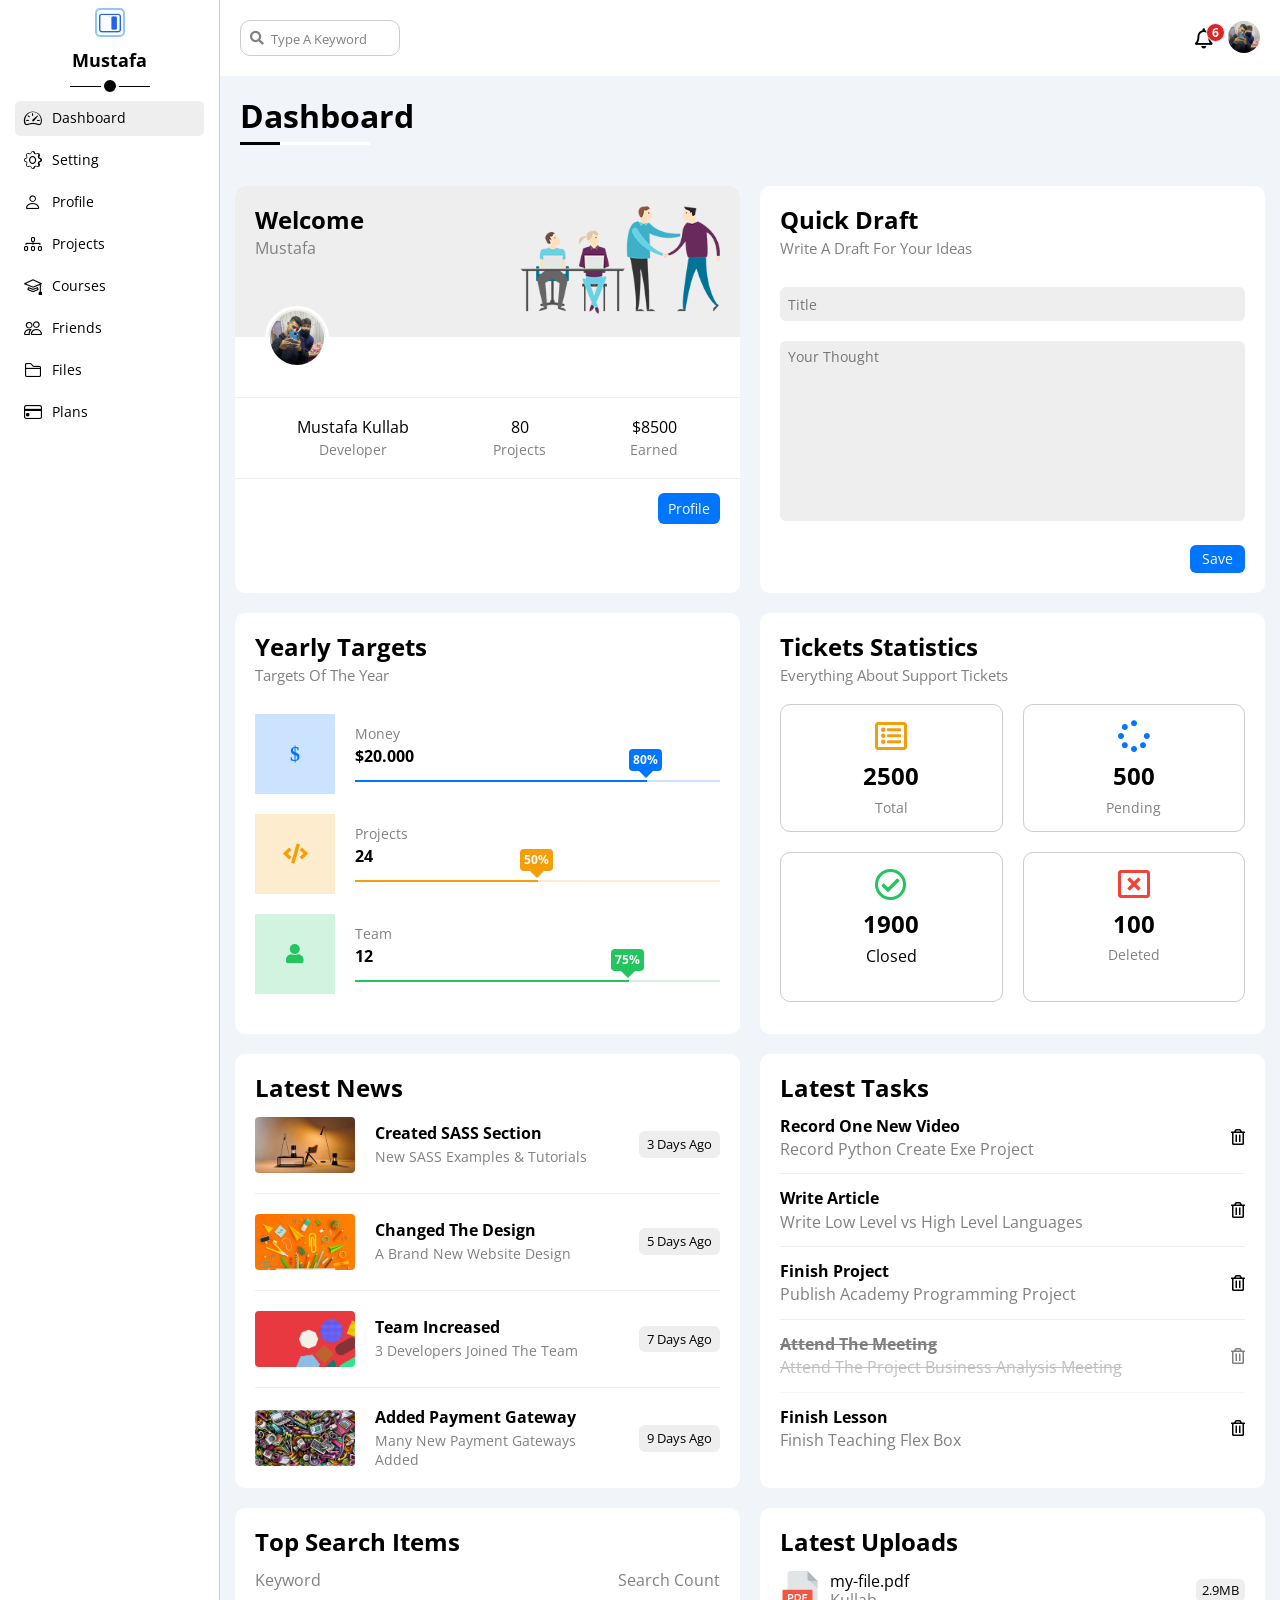
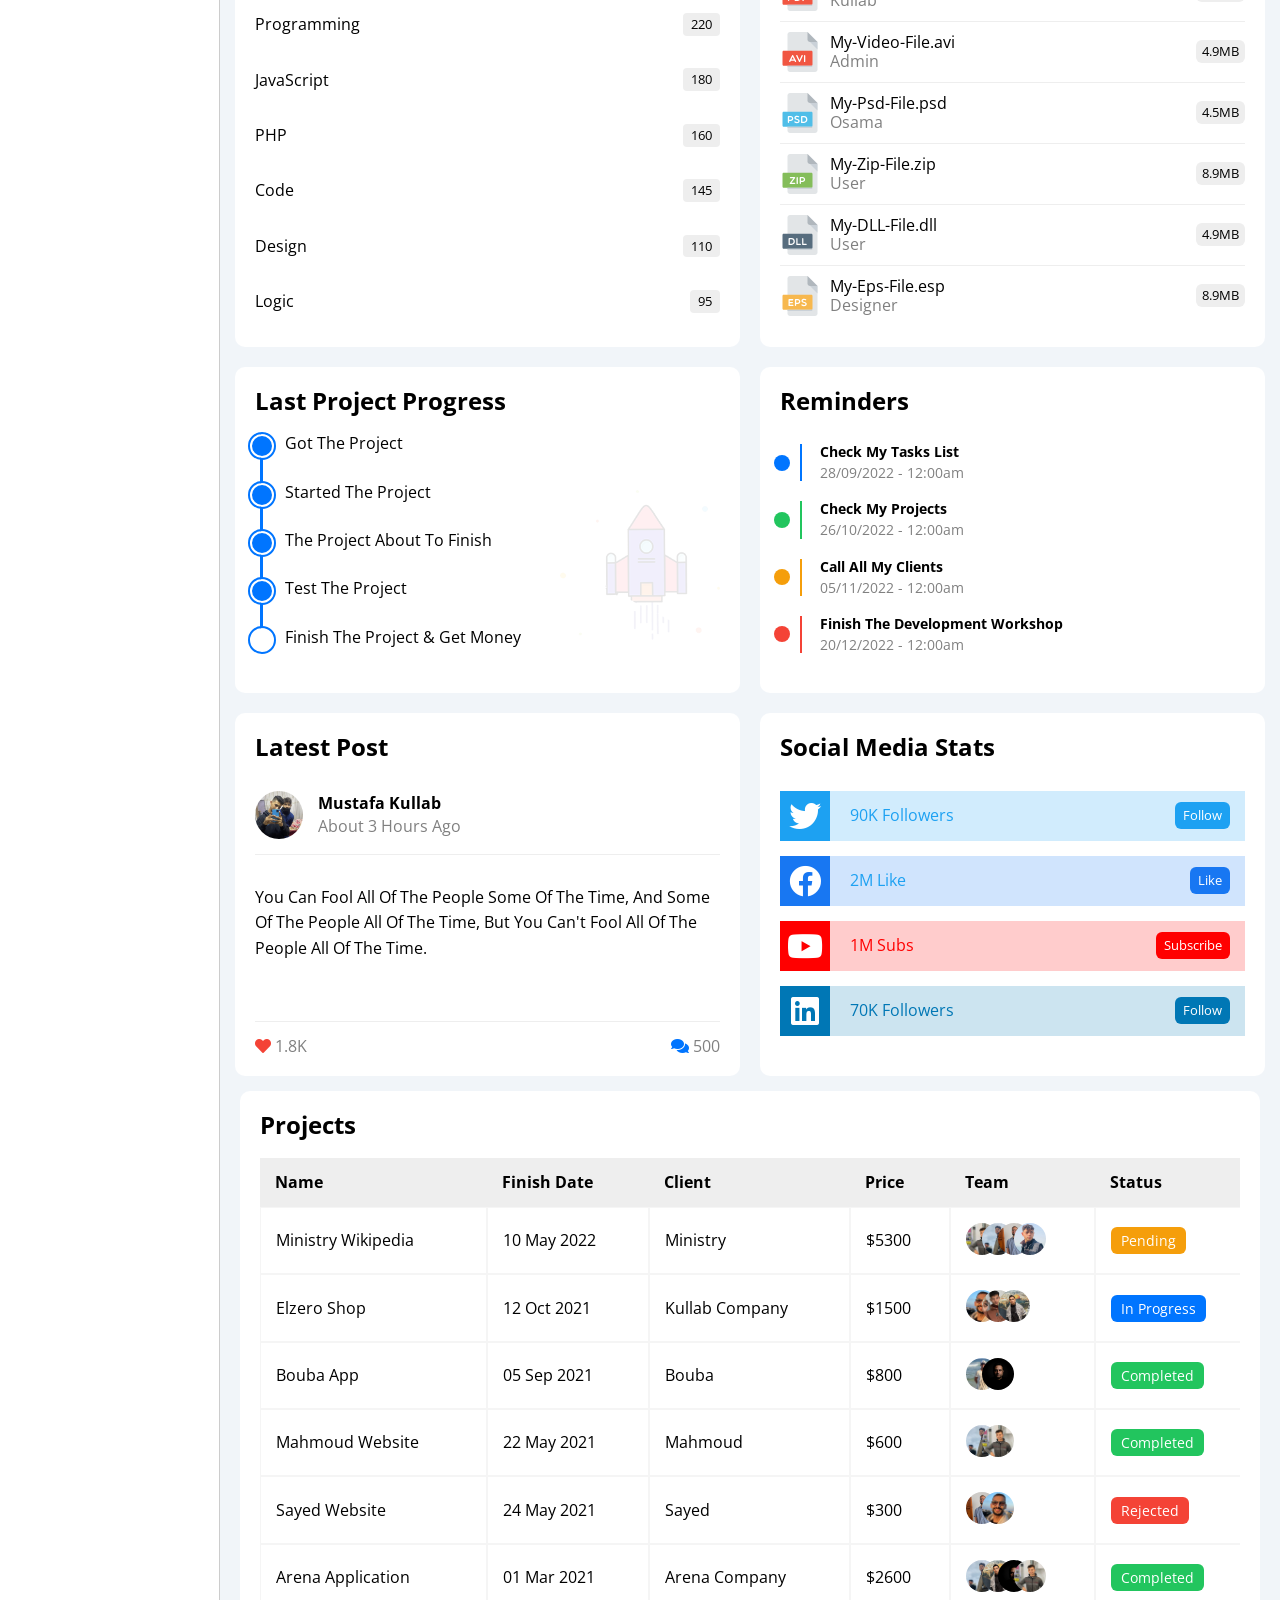
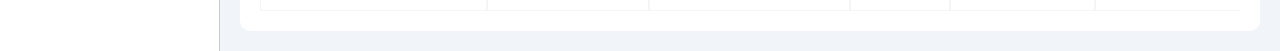
<file: index.html>
<!DOCTYPE html>
<html lang="en">

<head>
    <meta charset="UTF-8">
    <meta name="viewport" content="width=device-width, initial-scale=1.0">
    <link rel="stylesheet" href="css/all.min.css">
    <link rel="stylesheet" href="css/normalize.css">
    <link rel="stylesheet" href="css/master.css">
    <link rel="stylesheet" href="bootstrap-icons/bootstrap-icons.css">
    <link rel="stylesheet" href="https://cdn.jsdelivr.net/npm/bootstrap-icons@1.11.3/font/bootstrap-icons.min.css">
    <link rel="preconnect" href="https://fonts.googleapis.com">
    <link rel="preconnect" href="https://fonts.gstatic.com" crossorigin>
    <link href="https://fonts.googleapis.com/css2?family=Open+Sans:wght@300;400;500;600;700;800&display=swap"
        rel="stylesheet">

    <title>Dashboard</title>
</head>

<body>
    <!-- Decomposition The Page Betwen SideBar And Rest Page  -->
    <div class="page">
        <div class="side-bar">
            <h4>Mustafa</h4>
            <ul class="links">
                <li class="active"><a href="index.html"><i class="bi bi-speedometer2"></i>
                        </i><span>Dashboard</span></a></li>
                <li><a href="settings.html"><i class="bi bi-gear"></i>
                        <span>Setting</span></a></li>
                <li><a href="profile.html"><i class="bi bi-person"></i>
                        <span>Profile</span></a></li>
                <li><a href="projects.html"><i class="bi bi-diagram-3"></i>
                        <span>Projects</span></a>
                </li>
                <li><a href="courses.html"><i class="bi bi-mortarboard"></i>
                        <span>Courses</span></a>
                </li>
                <li>
                    <a href="friends.html">
                        <i class="bi bi-people"></i>
                        <span>Friends</span>
                    </a>
                </li>
                <li><a href="files.html"><i class="bi bi-folder2"></i><span>Files</span></a></li>
                <li><a href="plans.html"><i class="bi bi-credit-card"></i><span>Plans</span></a></li>
            </ul>
            <div class="side-bar-control">
                <i class="bi bi-layout-sidebar-inset-reverse"></i>
            </div>
        </div>
        <div class="page-content">
            <div class="header">
                <div class="search">
                    <input type="search" placeholder="Type A Keyword">
                </div>
                <div class="logo" data-notification="6">
                    <i class="fa-regular fa-bell fa-lg"></i>
                    <a href="profile.html"><img src="imgs/myAvatar.jpg" alt="Avatar"></a>
                    <div class="menu-nota">
                        <ul class="menu">
                            <li class="notification-one">
                                <span>Friend request</span>
                                <span>2 minutes ago</span>
                            </li>
                            <li>
                                <span>"JavaScript Basis" message</span>
                                <span>1 hour ago</span>
                            </li>
                            <li>
                                <span>New file uploaded</span>
                                <span>Yesterday</span>
                            </li>
                            <li>
                                <span>Commented on your post</span>
                                <span>2 days ago</span>
                            </li>
                            <li>
                                <span>Meeting scheduled</span>
                                <span>3 day ago</span>
                            </li>
                            <li>
                                <span>Subscription upgraded</span>
                                <span>1 week ago</span>
                            </li>
                        </ul>
                        <div class="details">
                            <span class="readAll">Read All</span>
                            <a href="notification.html" target="_blank">View Notification Details</a>
                        </div>
                    </div>
                </div>
            </div>
            <div class="start-page">
                <h1>Dashboard</h1>
                <!-- Start Wrapper  -->
                <div class="wrapper">
                    <!-- Start Welcome  -->
                    <div class="welcome">
                        <div class="top">
                            <div class="text">
                                <h4>Welcome</h4>
                                <span>Mustafa</span>
                            </div>
                            <div class="image">
                                <img src="imgs/welcome.png" alt="Welcome">
                            </div>
                        </div>
                        <div class="bottom">
                            <div class="avatar">
                                <img src="imgs/myAvatar.jpg" alt="Avatar">
                            </div>
                            <div class="info">
                                <div class="name">
                                    <span>Mustafa Kullab</span>
                                    <span>Developer</span>
                                </div>
                                <div class="projects-count">
                                    <span>80</span>
                                    <span>Projects</span>
                                </div>
                                <div class="money">
                                    <span>$8500</span>
                                    <span>Earned</span>
                                </div>
                            </div>
                            <div class="btn">
                                <a href="profile.html">Profile</a>
                            </div>
                        </div>
                    </div>
                    <!-- End Welcome  -->
                    <!-- Start Quick Draft -->
                    <div class="quick-draft">
                        <div class="text">
                            <h4>Quick Draft</h4>
                            <span>Write A Draft For Your Ideas</span>
                        </div>
                        <form action="">
                            <input type="text" placeholder="Title">
                            <textarea placeholder="Your Thought"></textarea>
                        </form>
                        <div class="save">
                            <button>Save</button>
                        </div>
                    </div>
                    <!-- End Quick Draft -->
                    <!-- Start Yearly Targets -->
                    <div class="yearly-targets">
                        <div class="text">
                            <h4>Yearly Targets</h4>
                            <span>Targets Of The Year</span>
                        </div>
                        <div class="targets-content">
                            <div class="target-box blue">
                                <div class="icon">
                                    <i class="fa-solid fa-dollar-sign fa-lg "></i>
                                </div>
                                <div class="details">
                                    <p>Money</p>
                                    <span>$20.000</span>
                                    <div class="progress">
                                        <span data-progress="80%"></span>
                                    </div>
                                </div>
                            </div>
                            <div class="target-box orange">
                                <div class="icon">
                                    <i class="fa-solid fa-code fa-lg "></i>
                                </div>
                                <div class="details">
                                    <p>Projects</p>
                                    <span>24</span>
                                    <div class="progress">
                                        <span data-progress="50%"></span>
                                    </div>
                                </div>
                            </div>
                            <div class="target-box green">
                                <div class="icon">
                                    <i class="fa-solid fa-user fa-lg "></i>
                                </div>
                                <div class="details">
                                    <p>Team</p>
                                    <span>12</span>
                                    <div class="progress">
                                        <span data-progress="75%"></span>
                                    </div>
                                </div>
                            </div>
                        </div>
                    </div>
                    <!-- End Yearly Targets -->
                    <!-- Start Tickets Statistics -->
                    <div class="tickets-statistics">
                        <div class="text">
                            <h4>Tickets Statistics</h4>
                            <span>Everything About Support Tickets</span>
                        </div>
                        <div class="tickets-content">
                            <div class="tickets-box orange">
                                <i class="fa-regular fa-rectangle-list fa-2x"></i>
                                <span class="number">2500</span>
                                <span class="text-span">Total</span>
                            </div>
                            <div class="tickets-box blue">
                                <i class="fa-solid fa-spinner fa-2x"></i>
                                <span class="number">500</span>
                                <span class="text-span">Pending</span>
                            </div>
                            <div class="tickets-box green">
                                <i class="fa-regular fa-circle-check fa-2x"></i>
                                <span class="number">1900</span>
                                <span class="text">Closed</span>
                            </div>
                            <div class="tickets-box red">
                                <i class="fa-regular fa-rectangle-xmark fa-2x"></i>
                                <span class="number">100</span>
                                <span class="text-span">Deleted</span>
                            </div>
                        </div>
                    </div>
                    <!-- End Tickets Statistics -->
                    <!-- Start Latest News -->
                    <div class="latest-news">
                        <div class="text">
                            <h4>Latest News</h4>
                        </div>
                        <div class="news-box">
                            <div class="box">
                                <img src="imgs/news-01.png" alt="News">
                                <div class="info">
                                    <p>Created SASS Section</p>
                                    <span>New SASS Examples & Tutorials</span>
                                </div>
                                <div class="date">3 Days Ago</div>
                            </div>
                            <div class="box">
                                <img src="imgs/news-02.png" alt="News">
                                <div class="info">
                                    <p>Changed The Design</p>
                                    <span>A Brand New Website Design</span>
                                </div>
                                <div class="date">5 Days Ago</div>
                            </div>
                            <div class="box">
                                <img src="imgs/news-03.png" alt="News">
                                <div class="info">
                                    <p>Team Increased</p>
                                    <span>3 Developers Joined The Team</span>
                                </div>
                                <div class="date">7 Days Ago</div>
                            </div>
                            <div class="box">
                                <img src="imgs/news-04.png" alt="News">
                                <div class="info">
                                    <p>Added Payment Gateway</p>
                                    <span>Many New Payment Gateways Added</span>
                                </div>
                                <div class="date">9 Days Ago</div>
                            </div>
                        </div>
                    </div>
                    <!-- End Latest News -->
                    <!-- Start Latest Tasks -->
                    <div class="latest-tasks">
                        <div class="text">
                            <h4>Latest Tasks</h4>
                        </div>
                        <div class="tasks-box">
                            <div class="box">
                                <div class="info">
                                    <p>Record One New Video</p>
                                    <span>Record Python Create Exe Project</span>
                                </div>
                                <div class="icon">
                                    <i class="fa-regular fa-trash-can delete"></i>
                                </div>
                            </div>
                            <div class="box">
                                <div class="info">
                                    <p>Write Article</p>
                                    <span>Write Low Level vs High Level Languages</span>
                                </div>
                                <div class="icon">
                                    <i class="fa-regular fa-trash-can delete"></i>
                                </div>
                            </div>
                            <div class="box">
                                <div class="info">
                                    <p>Finish Project</p>
                                    <span>Publish Academy Programming Project</span>
                                </div>
                                <div class="icon">
                                    <i class="fa-regular fa-trash-can delete"></i>
                                </div>
                            </div>
                            <div class="box disable">
                                <div class="info">
                                    <p>Attend The Meeting</p>
                                    <span>Attend The Project Business Analysis Meeting</span>
                                </div>
                                <div class="icon">
                                    <i class="fa-regular fa-trash-can delete disable"></i>
                                </div>
                            </div>
                            <div class="box">
                                <div class="info">
                                    <p>Finish Lesson</p>
                                    <span>Finish Teaching Flex Box</span>
                                </div>
                                <div class="icon">
                                    <i class="fa-regular fa-trash-can delete"></i>
                                </div>
                            </div>
                        </div>
                    </div>
                    <!-- End Latest Tasks -->
                    <!-- Start Top Search Items -->
                    <div class="top-search">
                        <div class="text">
                            <h4>Top Search Items</h4>
                        </div>
                        <div class="heading">
                            <span>Keyword</span>
                            <span>Search Count</span>
                        </div>
                        <div class="items">
                            <p>Programming</p>
                            <span>220</span>
                        </div>
                        <div class="items">
                            <p>JavaScript</p>
                            <span>180</span>
                        </div>
                        <div class="items">
                            <p>PHP</p>
                            <span>160</span>
                        </div>
                        <div class="items">
                            <p>Code</p>
                            <span>145</span>
                        </div>
                        <div class="items">
                            <p>Design</p>
                            <span>110</span>
                        </div>
                        <div class="items">
                            <p>Logic</p>
                            <span>95</span>
                        </div>
                    </div>
                    <!-- End Top Search Items -->
                    <!-- Start Latest Uploads -->
                    <div class="latest-uploads">
                        <div class="text">
                            <h4>Latest Uploads</h4>
                        </div>
                        <div class="uploads-box">
                            <div class="box">
                                <img src="imgs/pdf.svg" alt="PDF">
                                <div class="info">
                                    <p>my-file.pdf</p>
                                    <span>Kullab</span>
                                </div>
                                <div class="size">2.9MB</div>
                            </div>
                            <div class="box">
                                <img src="imgs/avi.svg" alt="AVI">
                                <div class="info">
                                    <p>My-Video-File.avi</p>
                                    <span>Admin</span>
                                </div>
                                <div class="size">4.9MB</div>
                            </div>
                            <div class="box">
                                <img src="imgs/psd.svg" alt="PSD">
                                <div class="info">
                                    <p>My-Psd-File.psd</p>
                                    <span>Osama</span>
                                </div>
                                <div class="size">4.5MB</div>
                            </div>
                            <div class="box">
                                <img src="imgs/zip.svg" alt="ZIP">
                                <div class="info">
                                    <p>My-Zip-File.zip</p>
                                    <span>User</span>
                                </div>
                                <div class="size">8.9MB</div>
                            </div>

                            <div class="box">
                                <img src="imgs/dll.svg" alt="DLL">
                                <div class="info">
                                    <p>My-DLL-File.dll</p>
                                    <span>User</span>
                                </div>
                                <div class="size">4.9MB</div>
                            </div>
                            <div class="box">
                                <img src="imgs/eps.svg" alt="ESP">
                                <div class="info">
                                    <p>My-Eps-File.esp</p>
                                    <span>Designer</span>
                                </div>
                                <div class="size">8.9MB</div>
                            </div>
                        </div>
                    </div>
                    <!-- End Latest Uploads -->
                    <!-- Start Last Project Progress -->
                    <div class="latest-project">
                        <div class="text">
                            <h4>Last Project Progress</h4>
                        </div>
                        <div class="latest-project-content">
                            <ul class="details">
                                <li>Got The Project</li>
                                <li>Started The Project</li>
                                <li>The Project About To Finish</li>
                                <li class="active">Test The Project</li>
                                <li class="passive">Finish The Project & Get Money</li>
                            </ul>
                            <div class="image">
                                <img src="imgs/project.png" alt="Project">
                            </div>
                        </div>
                    </div>
                    <!-- End Last Project Progress -->
                    <!-- Start Reminders -->
                    <div class="reminders">
                        <div class="text">
                            <h4>Reminders</h4>
                        </div>
                        <div class="reminders-content">
                            <div class="box blue">
                                <span>Check My Tasks List</span>
                                <span>28/09/2022 - 12:00am</span>
                            </div>
                            <div class="box green">
                                <span>Check My Projects</span>
                                <span>26/10/2022 - 12:00am</span>
                            </div>
                            <div class="box orange">
                                <span>Call All My Clients</span>
                                <span>05/11/2022 - 12:00am</span>
                            </div>
                            <div class="box red">
                                <span>Finish The Development Workshop</span>
                                <span>20/12/2022 - 12:00am</span>
                            </div>
                        </div>
                    </div>
                    <!-- End Reminders -->
                    <!-- Start Latest Post -->
                    <div class="latest-post">
                        <div class="text">
                            <h4>Latest Post</h4>
                        </div>
                        <div class="post-content">
                            <div class="username">
                                <img src="imgs/myAvatar.jpg" alt="Avatar">
                                <div class="details">
                                    <span class="name">Mustafa Kullab</span>
                                    <span class="time">About 3 Hours Ago</span>
                                </div>
                            </div>
                            <div class="post-text">
                                You can fool all of the people some of the time, and some of the people all of the time,
                                but you can't fool all of the people all of the time.
                            </div>
                            <div class="interaction">
                                <div class="likes">
                                    <i class="fa-solid fa-heart like"></i>
                                    <span>1.8K</span>
                                </div>
                                <div class="comments">
                                    <i class="fa-solid fa-comments comment"></i>
                                    <span>500</span>
                                </div>
                            </div>
                        </div>
                    </div>
                    <!-- End Latest Post -->
                    <!-- Start Social Media Stats -->
                    <div class="social-media">
                        <div class="text">
                            <h4>Social Media Stats</h4>
                        </div>
                        <div class="webs-content">
                            <div class="box twitter">
                                <div class="icon">
                                    <i class="fa-brands fa-twitter fa-2x"></i>
                                </div>
                                <div class="details">90K Followers</div>
                                <button>Follow</button>
                            </div>
                            <div class="box facebook">
                                <div class="icon">
                                    <i class="fa-brands fa-facebook fa-2x"></i>
                                </div>
                                <div class="details">2M Like</div>
                                <button>Like</button>
                            </div>
                            <div class="box youtube">
                                <div class="icon">
                                    <i class="fa-brands fa-youtube fa-2x"></i>
                                </div>
                                <div class="details">1M Subs</div>
                                <button>Subscribe</button>
                            </div>
                            <div class="box linkedin">
                                <div class="icon">
                                    <i class="fa-brands fa-linkedin fa-2x"></i>
                                </div>
                                <div class="details">70K Followers</div>
                                <button>Follow</button>
                            </div>
                        </div>
                    </div>
                    <!-- End Social Media Stats -->
                </div>
                <!-- End Wrapper  -->
                <div class="projects">
                    <div class="text">
                        <h4>Projects</h4>
                    </div>
                    <div class="responsive-table">
                        <table>
                            <thead>
                                <th>Name</th>
                                <th>Finish Date</th>
                                <th>Client</th>
                                <th>Price</th>
                                <th>Team</th>
                                <th>Status</th>
                            </thead>
                            <tbody>
                                <tr>
                                    <td>Ministry Wikipedia</td>
                                    <td>10 May 2022</td>
                                    <td>Ministry</td>
                                    <td>$5300</td>
                                    <td>
                                        <div class="images">
                                            <img src="imgs/abood.jpg" alt="Abood">
                                            <img src="imgs/mKullab.jpg" alt="Mohammed Kullab">
                                            <img src="imgs/mEhap.png" alt="Mohammed Ehap">
                                            <img src="imgs/mFarani.jpg" alt="Mohammed Mamdouh">
                                        </div>
                                    </td>
                                    <td><span class="orange">Pending</span></td>
                                </tr>
                                <tr>
                                    <td>Elzero Shop</td>
                                    <td>12 Oct 2021</td>
                                    <td>Kullab Company</td>
                                    <td>$1500</td>
                                    <td>
                                        <img src="imgs/mWeam.jpg" alt="Mohammed Weam">
                                        <img src="imgs/momen.jpg" alt="Moomen">
                                        <img src="imgs/AbdulSalam.jpeg" alt="AbdulSalam">
                                    </td>
                                    <td><span class="blue">In Progress</span></td>
                                </tr>
                                <tr>
                                    <td>Bouba App</td>
                                    <td>05 Sep 2021</td>
                                    <td>Bouba</td>
                                    <td>$800</td>
                                    <td>
                                        <img src="imgs/ismail.jpg" alt="ismail">
                                        <img src="imgs/saberKullab.jpeg" alt="saberKullab">
                                    </td>
                                    <td><span class="green">Completed</span></td>
                                </tr>
                                <tr>
                                    <td>Mahmoud Website</td>
                                    <td>22 May 2021</td>
                                    <td>Mahmoud</td>
                                    <td>$600</td>
                                    <td>
                                        <img src="imgs/mKullab.jpg" alt="mKullab">
                                        <img src="imgs/abood.jpg" alt="abood">
                                    </td>
                                    <td><span class="green">Completed</span></td>
                                </tr>
                                <tr>
                                    <td>Sayed Website</td>
                                    <td>24 May 2021</td>
                                    <td>Sayed</td>
                                    <td>$300</td>
                                    <td>
                                        <img src="imgs/mEhap.png" alt="mEhap">
                                        <img src="imgs/mWeam.jpg" alt="mWeam">
                                    </td>
                                    <td><span class="red">Rejected</span></td>
                                </tr>
                                <tr>
                                    <td>Arena Application</td>
                                    <td>01 Mar 2021</td>
                                    <td>Arena Company</td>
                                    <td>$2600</td>
                                    <td>
                                        <img src="imgs/mKullab.jpg" alt="mKullab">
                                        <img src="imgs/AbdulSalam.jpeg" alt="AbdulSalam">
                                        <img src="imgs/saberKullab.jpeg" alt="saberKullab">
                                        <img src="imgs/abood.jpg" alt="abood">
                                    </td>
                                    <td><span class="green">Completed</span></td>
                                </tr>
                            </tbody>
                        </table>
                    </div>
                </div>
            </div>
        </div>
    </div>
    <!-- Decomposition The Page Betwen SideBar And Rest Page  -->
    <script src="js/main.js"></script>
    <script src="js/index.js"></script>
</body>

</html>
</file>
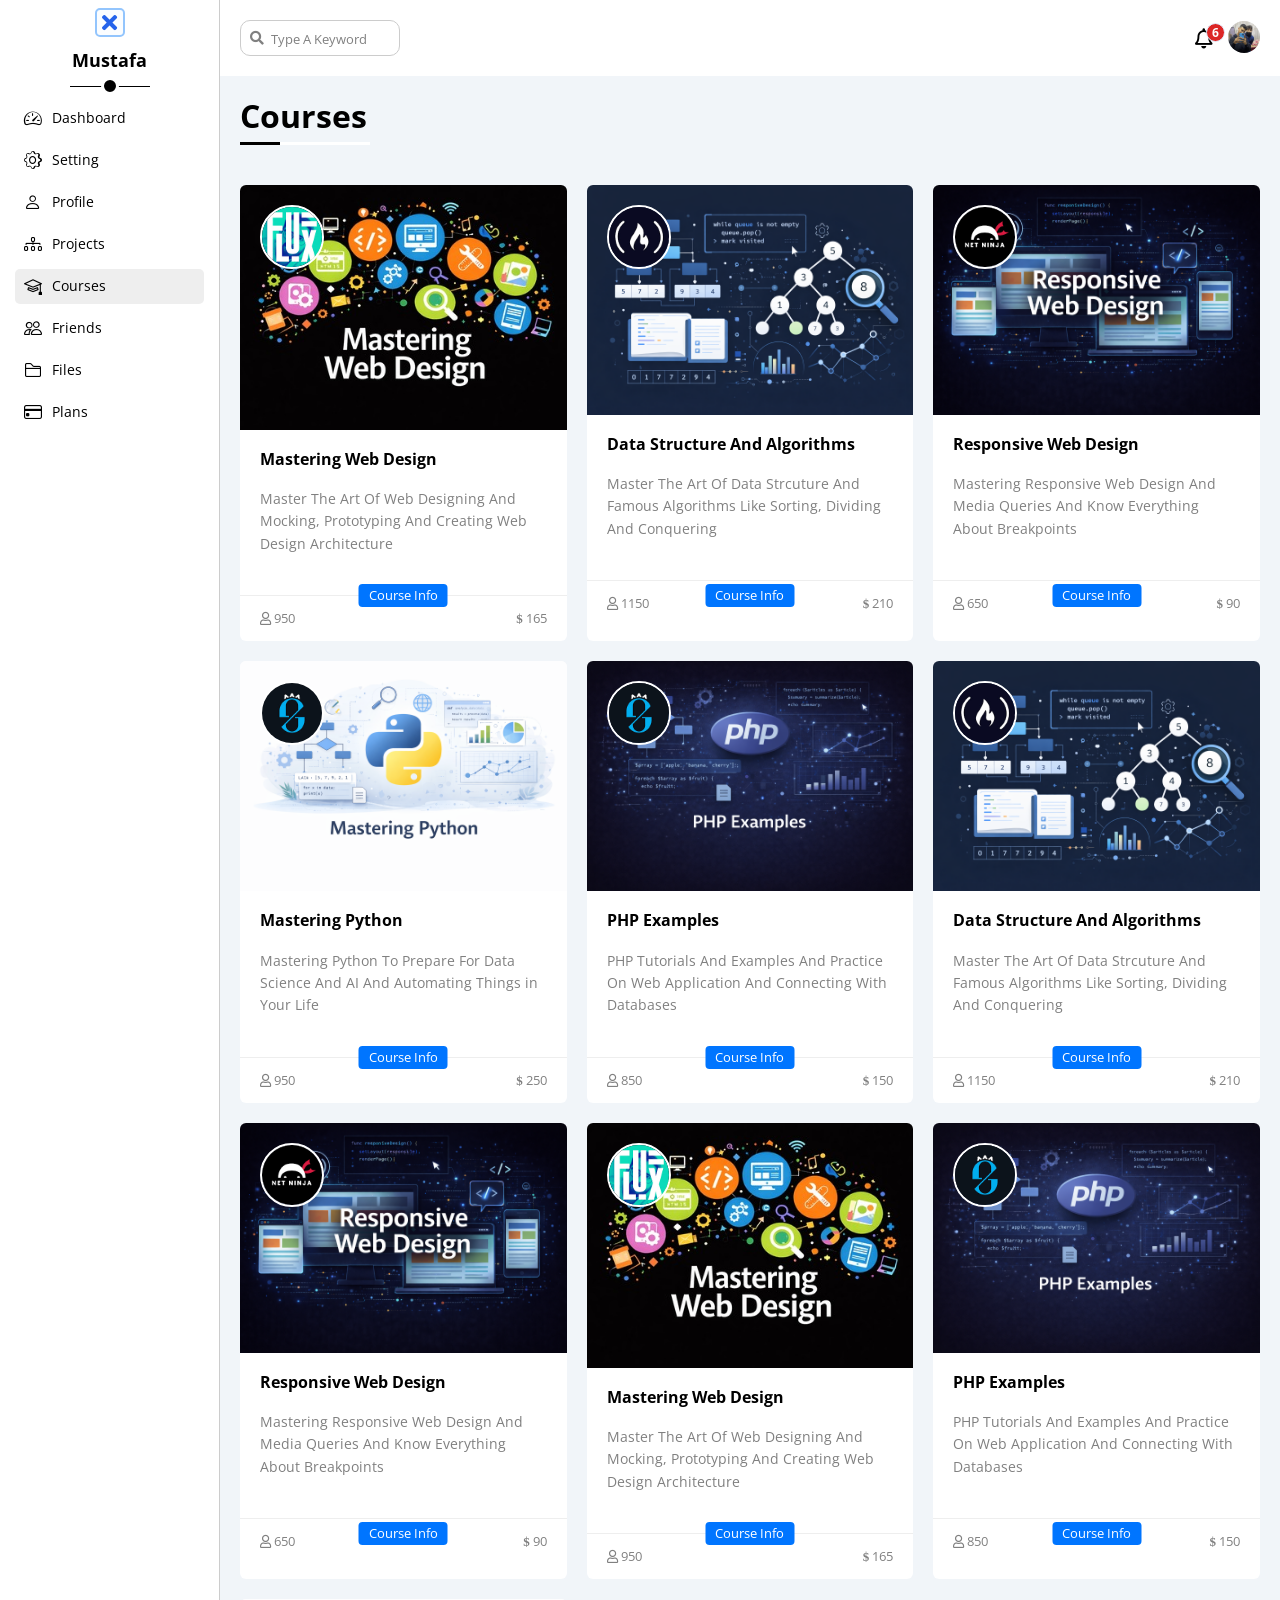
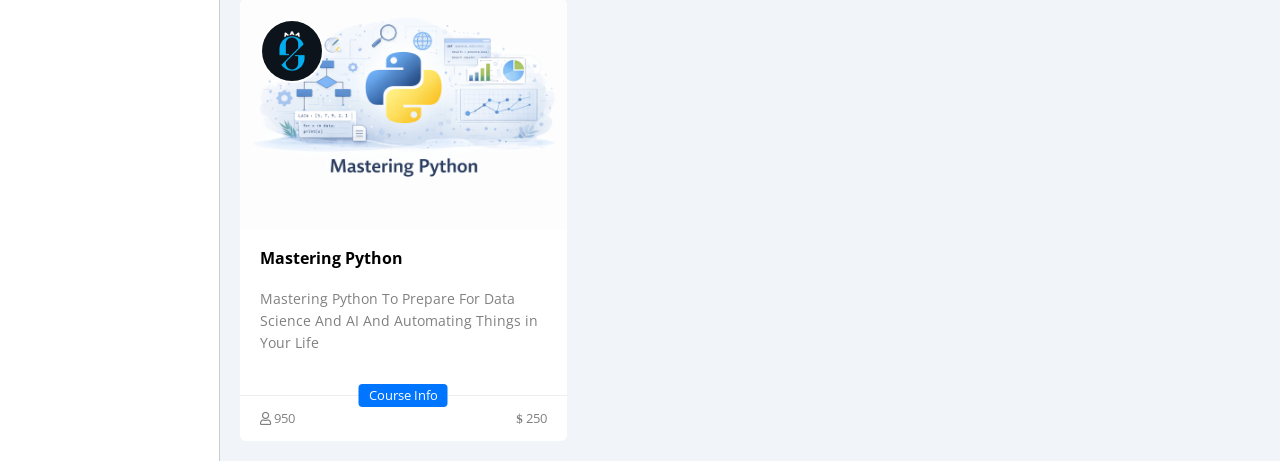
<file: courses.html>
<!DOCTYPE html>
<html lang="en">

<head>
    <meta charset="UTF-8">
    <meta name="viewport" content="width=device-width, initial-scale=1.0">
    <link rel="stylesheet" href="css/all.min.css">
    <link rel="stylesheet" href="css/normalize.css">
    <link rel="stylesheet" href="css/master.css">
    <link rel="stylesheet" href="bootstrap-icons/bootstrap-icons.css">
    <link rel="stylesheet" href="https://cdn.jsdelivr.net/npm/bootstrap-icons@1.11.3/font/bootstrap-icons.min.css">
    <link rel="preconnect" href="https://fonts.googleapis.com">
    <link rel="preconnect" href="https://fonts.gstatic.com" crossorigin>
    <link href="https://fonts.googleapis.com/css2?family=Open+Sans:wght@300;400;500;600;700;800&display=swap"
        rel="stylesheet">

    <title>Courses</title>
</head>

<body>
    <!-- Decomposition The Page Betwen SideBar And Rest Page  -->
    <div class="page">
        <div class="side-bar">
            <h4>Mustafa</h4>
            <ul class="links">
                <li><a href="index.html"><i class="bi bi-speedometer2"></i>
                        </i><span>Dashboard</span></a></li>
                <li><a href="settings.html"><i class="bi bi-gear"></i>
                        <span>Setting</span></a></li>
                <li><a href="profile.html"><i class="bi bi-person"></i>
                        <span>Profile</span></a></li>
                <li><a href="projects.html"><i class="bi bi-diagram-3"></i>
                        <span>Projects</span></a>
                </li>
                <li class="active"><a href="courses.html"><i class="bi bi-mortarboard"></i>
                        <span>Courses</span></a>
                </li>
                <li>
                    <a href="friends.html">
                        <i class="bi bi-people"></i>
                        <span>Friends</span>
                    </a>
                </li>
                <li><a href="files.html"><i class="bi bi-folder2"></i><span>Files</span></a></li>
                <li><a href="plans.html"><i class="bi bi-credit-card"></i><span>Plans</span></a></li>
            </ul>
            <div class="side-bar-control">
                <i class="fa-solid fa-xmark"></i>
            </div>
        </div>
        <div class="page-content">
            <div class="header">
                <div class="search">
                    <input type="search" placeholder="Type A Keyword">
                </div>
                <div class="logo" data-notification="6">
                    <i class="fa-regular fa-bell fa-lg"></i>
                    <a href="profile.html"><img src="imgs/myAvatar.jpg" alt="Avatar"></a>
                    <div class="menu-nota">
                        <ul class="menu">
                            <li class="notification-one">
                                <span>Friend request</span>
                                <span>2 minutes ago</span>
                            </li>
                            <li>
                                <span>"JavaScript Basis" message</span>
                                <span>1 hour ago</span>
                            </li>
                            <li>
                                <span>New file uploaded</span>
                                <span>Yesterday</span>
                            </li>
                            <li>
                                <span>Commented on your post</span>
                                <span>2 days ago</span>
                            </li>
                            <li>
                                <span>Meeting scheduled</span>
                                <span>3 day ago</span>
                            </li>
                            <li>
                                <span>Subscription upgraded</span>
                                <span>1 week ago</span>
                            </li>
                        </ul>
                        <div class="details">
                            <span class="readAll">Read All</span>
                            <a href="notification.html" target="_blank">View Notification Details</a>
                        </div>
                    </div>
                </div>
            </div>
            <div class="start-page">
                <h1>Courses</h1>
                <div class="courses">
                    <div class="box">
                        <img src="imgs/Mastering-Web-Design.jpg" alt="Mastering-Web-Design">
                        <div class="img-course">
                            <img src="imgs/Mastring-Web-Design-2.jpg" alt="Mastring-Web-Design-2">
                        </div>
                        <div class="text">
                            <h4>Mastering Web Design</h4>
                            <span>Master The Art Of Web Designing And Mocking, Prototyping And Creating Web Design
                                Architecture</span>
                        </div>
                        <a href="https://www.youtube.com/watch?v=j6Ule7GXaRs&list=PLXC_gcsKLD6n7p6tHPBxsKjN5hA_quaPI&pp=0gcJCRgBOCosWNin"
                            target="_blank">
                            <div class="course-info">Course Info</div>
                        </a>
                        <div class="details">
                            <div class="members">
                                <i class="fa-regular fa-user"></i>
                                <span>950</span>
                            </div>
                            <div class="price">
                                <i class="fa-solid fa-dollar-sign"></i>
                                <span>165</span>
                            </div>
                        </div>
                    </div>
                    <div class="box">
                        <img src="imgs/Data-Structure-And-Algorithms.jpg" alt="Data-Structure-And-Algorithms">
                        <div class="img-course">
                            <img src="imgs/Data-Structure-And-Algorithms-2.png" alt="Data-Structure-And-Algorithms-2">
                        </div>
                        <div class="text">
                            <h4>Data Structure And Algorithms</h4>
                            <span>Master The Art Of Data Strcuture And Famous Algorithms Like Sorting, Dividing And
                                Conquering</span>
                        </div>
                        <a href="https://www.youtube.com/watch?v=8hly31xKli0&pp=ygUdRGF0YSBTdHJ1Y3R1cmUgQW5kIEFsZ29yaXRobXM%3D"
                            target="_blank">
                            <div class="course-info">Course Info</div>
                        </a>
                        <div class="details">
                            <div class="members">
                                <i class="fa-regular fa-user"></i>
                                <span>1150</span>
                            </div>
                            <div class="price">
                                <i class="fa-solid fa-dollar-sign"></i>
                                <span>210</span>
                            </div>
                        </div>
                    </div>
                    <div class="box">
                        <img src="imgs/Responsive-Web-Design.jpg" alt="Responsive-Web-Design">
                        <div class="img-course">
                            <img src="imgs/Responsive-Web-Design-2.png" alt="Responsive-Web-Design-2">
                        </div>
                        <div class="text">
                            <h4>Responsive Web Design</h4>
                            <span>Mastering Responsive Web Design And Media Queries And Know Everything About
                                Breakpoints</span>
                        </div>
                        <a href="https://www.youtube.com/watch?v=3tLb3i7GB38&list=PL4cUxeGkcC9g9Vh9MAA-XKnfJsWZnPZFw&pp=0gcJCbUEOCosWNin"
                            target="_blank">
                            <div class="course-info">Course Info</div>
                        </a>
                        <div class="details">
                            <div class="members">
                                <i class="fa-regular fa-user"></i>
                                <span>650</span>
                            </div>
                            <div class="price">
                                <i class="fa-solid fa-dollar-sign"></i>
                                <span>90</span>
                            </div>
                        </div>
                    </div>
                    <div class="box">
                        <img src="imgs/Mastering-Python.jpg" alt="Mastering-Python">
                        <div class="img-course">
                            <img src="imgs/Mastering-Python-2.png" alt="Mastering-Python-2">
                        </div>
                        <div class="text">
                            <h4>Mastering Python</h4>
                            <span>Mastering Python To Prepare For Data Science And AI And Automating Things in Your
                                Life</span>
                        </div>
                        <a href="https://www.youtube.com/watch?v=mvZHDpCHphk&list=PLDoPjvoNmBAyE_gei5d18qkfIe-Z8mocs"
                            target="_blank">
                            <div class="course-info">Course Info</div>
                        </a>
                        <div class="details">
                            <div class="members">
                                <i class="fa-regular fa-user"></i>
                                <span>950</span>
                            </div>
                            <div class="price">
                                <i class="fa-solid fa-dollar-sign"></i>
                                <span>250</span>
                            </div>
                        </div>
                    </div>
                    <div class="box">
                        <img src="imgs/Mastering-Python.jpg" alt="Mastering-Python">
                        <div class="img-course">
                            <img src="imgs/PHP-Examples-2.png" alt="PHP-Examples-2">
                        </div>
                        <div class="text">
                            <h4>PHP Examples</h4>
                            <span>PHP Tutorials And Examples And Practice On Web Application And Connecting With
                                Databases</span>
                        </div>
                        <a href="https://www.youtube.com/watch?v=x4f32i5lYH0&list=PLDoPjvoNmBAwP0emFTIiCNcySKz-mlZj7"
                            target="_blank">
                            <div class="course-info">Course Info</div>
                        </a>
                        <div class="details">
                            <div class="members">
                                <i class="fa-regular fa-user"></i>
                                <span>850</span>
                            </div>
                            <div class="price">
                                <i class="fa-solid fa-dollar-sign"></i>
                                <span>150</span>
                            </div>
                        </div>
                    </div>
                    <div class="box">
                        <img src="imgs/Data-Structure-And-Algorithms.jpg" alt="Data-Structure-And-Algorithms">
                        <div class="img-course">
                            <img src="imgs/Data-Structure-And-Algorithms-2.png" alt="Data-Structure-And-Algorithms-2">
                        </div>
                        <div class="text">
                            <h4>Data Structure And Algorithms</h4>
                            <span>Master The Art Of Data Strcuture And Famous Algorithms Like Sorting, Dividing And
                                Conquering</span>
                        </div>
                        <a href="https://www.youtube.com/watch?v=8hly31xKli0&pp=ygUdRGF0YSBTdHJ1Y3R1cmUgQW5kIEFsZ29yaXRobXM%3D"
                            target="_blank">
                            <div class="course-info">Course Info</div>
                        </a>
                        <div class="details">
                            <div class="members">
                                <i class="fa-regular fa-user"></i>
                                <span>1150</span>
                            </div>
                            <div class="price">
                                <i class="fa-solid fa-dollar-sign"></i>
                                <span>210</span>
                            </div>
                        </div>
                    </div>
                    <div class="box">
                        <img src="imgs/Responsive-Web-Design.jpg" alt="Responsive-Web-Design">
                        <div class="img-course">
                            <img src="imgs/Responsive-Web-Design-2.png" alt="Responsive-Web-Design-2">
                        </div>
                        <div class="text">
                            <h4>Responsive Web Design</h4>
                            <span>Mastering Responsive Web Design And Media Queries And Know Everything About
                                Breakpoints</span>
                        </div>
                        <a href="https://www.youtube.com/watch?v=3tLb3i7GB38&list=PL4cUxeGkcC9g9Vh9MAA-XKnfJsWZnPZFw&pp=0gcJCbUEOCosWNin"
                            target="_blank">
                            <div class="course-info">Course Info</div>
                        </a>
                        <div class="details">
                            <div class="members">
                                <i class="fa-regular fa-user"></i>
                                <span>650</span>
                            </div>
                            <div class="price">
                                <i class="fa-solid fa-dollar-sign"></i>
                                <span>90</span>
                            </div>
                        </div>
                    </div>
                    <div class="box">
                        <img src="imgs/Mastering-Web-Design.jpg" alt="Mastering-Web-Design">
                        <div class="img-course">
                            <img src="imgs/Mastring-Web-Design-2.jpg" alt="Mastring-Web-Design-2">
                        </div>
                        <div class="text">
                            <h4>Mastering Web Design</h4>
                            <span>Master The Art Of Web Designing And Mocking, Prototyping And Creating Web Design
                                Architecture</span>
                        </div>
                        <a href="https://www.youtube.com/watch?v=j6Ule7GXaRs&list=PLXC_gcsKLD6n7p6tHPBxsKjN5hA_quaPI&pp=0gcJCRgBOCosWNin"
                            target="_blank">
                            <div class="course-info">Course Info</div>
                        </a>
                        <div class="details">
                            <div class="members">
                                <i class="fa-regular fa-user"></i>
                                <span>950</span>
                            </div>
                            <div class="price">
                                <i class="fa-solid fa-dollar-sign"></i>
                                <span>165</span>
                            </div>
                        </div>
                    </div>
                    <div class="box">
                        <img src="imgs/Mastering-Python.jpg" alt="Mastering-Python">
                        <div class="img-course">
                            <img src="imgs/PHP-Examples-2.png" alt="PHP-Examples-2">
                        </div>
                        <div class="text">
                            <h4>PHP Examples</h4>
                            <span>PHP Tutorials And Examples And Practice On Web Application And Connecting With
                                Databases</span>
                        </div>
                        <a href="https://www.youtube.com/watch?v=x4f32i5lYH0&list=PLDoPjvoNmBAwP0emFTIiCNcySKz-mlZj7"
                            target="_blank">
                            <div class="course-info">Course Info</div>
                        </a>
                        <div class="details">
                            <div class="members">
                                <i class="fa-regular fa-user"></i>
                                <span>850</span>
                            </div>
                            <div class="price">
                                <i class="fa-solid fa-dollar-sign"></i>
                                <span>150</span>
                            </div>
                        </div>
                    </div>
                    <div class="box">
                        <img src="imgs/Mastering-Python.jpg" alt="Mastering-Python">
                        <div class="img-course">
                            <img src="imgs/Mastering-Python-2.png" alt="Mastering-Python-2">
                        </div>
                        <div class="text">
                            <h4>Mastering Python</h4>
                            <span>Mastering Python To Prepare For Data Science And AI And Automating Things in Your
                                Life</span>
                        </div>
                        <a href="https://www.youtube.com/watch?v=mvZHDpCHphk&list=PLDoPjvoNmBAyE_gei5d18qkfIe-Z8mocs"
                            target="_blank">
                            <div class="course-info">Course Info</div>
                        </a>
                        <div class="details">
                            <div class="members">
                                <i class="fa-regular fa-user"></i>
                                <span>950</span>
                            </div>
                            <div class="price">
                                <i class="fa-solid fa-dollar-sign"></i>
                                <span>250</span>
                            </div>
                        </div>
                    </div>
                </div>
            </div>
        </div>
    </div>
    <!-- Decomposition The Page Betwen SideBar And Rest Page  -->
    <script src="js/main.js"></script>
    <script src="js/courses.js"></script>
</body>

</html>
</file>
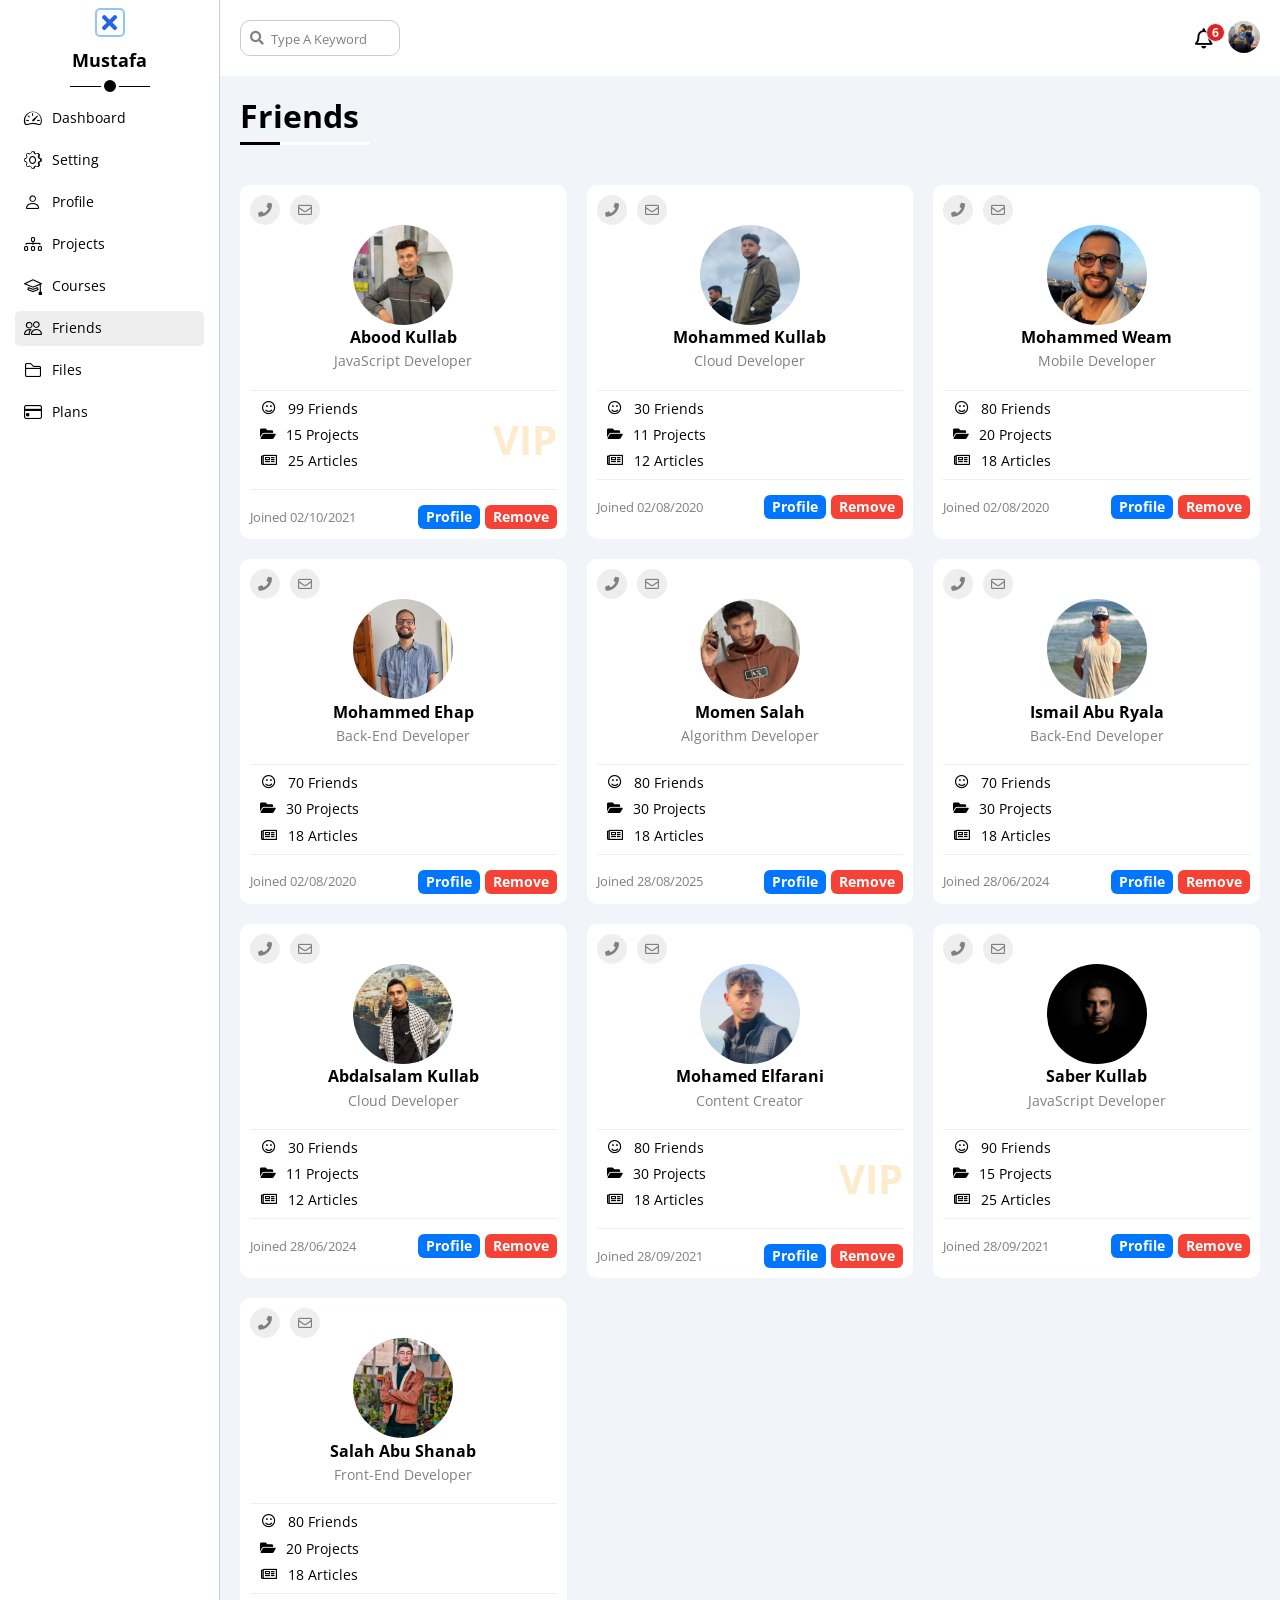
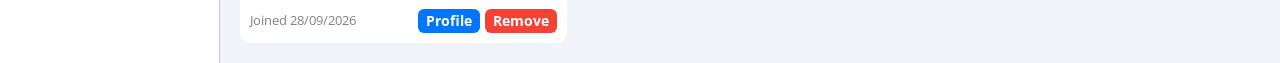
<file: friends.html>
<!DOCTYPE html>
<html lang="en">

<head>
    <meta charset="UTF-8">
    <meta name="viewport" content="width=device-width, initial-scale=1.0">
    <link rel="stylesheet" href="css/all.min.css">
    <link rel="stylesheet" href="css/normalize.css">
    <link rel="stylesheet" href="css/master.css">
    <link rel="stylesheet" href="bootstrap-icons/bootstrap-icons.css">
    <link rel="stylesheet" href="https://cdn.jsdelivr.net/npm/bootstrap-icons@1.11.3/font/bootstrap-icons.min.css">
    <link rel="preconnect" href="https://fonts.googleapis.com">
    <link rel="preconnect" href="https://fonts.gstatic.com" crossorigin>
    <link href="https://fonts.googleapis.com/css2?family=Open+Sans:wght@300;400;500;600;700;800&display=swap"
        rel="stylesheet">

    <title>Friends</title>
</head>

<body>
    <!-- Decomposition The Page Betwen SideBar And Rest Page  -->
    <div class="page">
        <div class="side-bar">
            <h4>Mustafa</h4>
            <ul class="links">
                <li><a href="index.html"><i class="bi bi-speedometer2"></i>
                        </i><span>Dashboard</span></a></li>
                <li><a href="settings.html"><i class="bi bi-gear"></i>
                        <span>Setting</span></a></li>
                <li><a href="profile.html"><i class="bi bi-person"></i>
                        <span>Profile</span></a></li>
                <li><a href="projects.html"><i class="bi bi-diagram-3"></i>
                        <span>Projects</span></a>
                </li>
                <li><a href="courses.html"><i class="bi bi-mortarboard"></i>
                        <span>Courses</span></a>
                </li>
                <li class="active">
                    <a href="friends.html">
                        <i class="bi bi-people"></i>
                        <span>Friends</span>
                    </a>
                </li>
                <li><a href="files.html"><i class="bi bi-folder2"></i><span>Files</span></a></li>
                <li><a href="plans.html"><i class="bi bi-credit-card"></i><span>Plans</span></a></li>
            </ul>
            <div class="side-bar-control">
                <i class="fa-solid fa-xmark"></i>
            </div>
        </div>
        <div class="page-content">
            <div class="header">
                <div class="search">
                    <input type="search" placeholder="Type A Keyword">
                </div>
                <div class="logo" data-notification="6">
                    <i class="fa-regular fa-bell fa-lg"></i>
                    <a href="profile.html"><img src="imgs/myAvatar.jpg" alt="Avatar"></a>
                    <div class="menu-nota">
                        <ul class="menu">
                            <li class="notification-one">
                                <span>Friend request</span>
                                <span>2 minutes ago</span>
                            </li>
                            <li>
                                <span>"JavaScript Basis" message</span>
                                <span>1 hour ago</span>
                            </li>
                            <li>
                                <span>New file uploaded</span>
                                <span>Yesterday</span>
                            </li>
                            <li>
                                <span>Commented on your post</span>
                                <span>2 days ago</span>
                            </li>
                            <li>
                                <span>Meeting scheduled</span>
                                <span>3 day ago</span>
                            </li>
                            <li>
                                <span>Subscription upgraded</span>
                                <span>1 week ago</span>
                            </li>
                        </ul>
                        <div class="details">
                            <span class="readAll">Read All</span>
                            <a href="notification.html" target="_blank">View Notification Details</a>
                        </div>
                    </div>
                </div>
            </div>
            <div class="start-page">
                <h1>Friends</h1>
                <!-- Start Friends  -->
                <div class="friends">
                    <div class="box">
                        <div class="icons">
                            <i class="fa-solid fa-phone"></i>
                            <i class="fa-regular fa-envelope"></i>
                        </div>
                        <div class="avatar">
                            <img src="imgs/abood.jpg" alt="abood">
                        </div>
                        <div class="info">
                            <h4>Abood Kullab</h4>
                            <span>JavaScript Developer</span>
                        </div>
                        <div class="details">
                            <div class="box-details">
                                <i class="fa-regular fa-face-smile fa-fw"></i>
                                <span>99 Friends</span>
                            </div>
                            <div class="box-details">
                                <i class="fa-solid fa-folder-open"></i>
                                <span>15 Projects</span>
                            </div>
                            <div class="box-details">
                                <i class="fa-regular fa-newspaper fa-fw"></i>
                                <span>25 Articles</span>
                            </div>
                            <div class="vip">VIP</div>
                        </div>
                        <div class="actions">
                            <div class="date">
                                Joined 02/10/2021
                            </div>
                            <div class="choose">
                                <a href="profile.html">Profile</a>
                                <a href="#" class="remove">Remove</a>
                            </div>
                        </div>
                    </div>
                    <div class="box">
                        <div class="icons">
                            <i class="fa-solid fa-phone"></i>
                            <i class="fa-regular fa-envelope"></i>
                        </div>
                        <div class="avatar">
                            <img src="imgs/mKullab.jpg" alt="mKullab">
                        </div>
                        <div class="info">
                            <h4>Mohammed Kullab</h4>
                            <span>Cloud Developer</span>
                        </div>
                        <div class="details">
                            <div class="box-details">
                                <i class="fa-regular fa-face-smile fa-fw"></i>
                                <span>30 Friends</span>
                            </div>
                            <div class="box-details">
                                <i class="fa-solid fa-folder-open"></i>
                                <span>11 Projects</span>
                            </div>
                            <div class="box-details">
                                <i class="fa-regular fa-newspaper fa-fw"></i>
                                <span>12 Articles</span>
                            </div>
                        </div>
                        <div class="actions">
                            <div class="date">
                                Joined 02/08/2020
                            </div>
                            <div class="choose">
                                <a href="profile.html">Profile</a>
                                <a href="#" class="remove">Remove</a>
                            </div>
                        </div>
                    </div>
                    <div class="box">
                        <div class="icons">
                            <i class="fa-solid fa-phone"></i>
                            <i class="fa-regular fa-envelope"></i>
                        </div>
                        <div class="avatar">
                            <img src="imgs/mWeam.jpg" alt="mWeam">
                        </div>
                        <div class="info">
                            <h4>Mohammed Weam</h4>
                            <span>Mobile Developer</span>
                        </div>
                        <div class="details">
                            <div class="box-details">
                                <i class="fa-regular fa-face-smile fa-fw"></i>
                                <span>80 Friends</span>
                            </div>
                            <div class="box-details">
                                <i class="fa-solid fa-folder-open"></i>
                                <span>20 Projects</span>
                            </div>
                            <div class="box-details">
                                <i class="fa-regular fa-newspaper fa-fw"></i>
                                <span>18 Articles</span>
                            </div>
                        </div>
                        <div class="actions">
                            <div class="date">
                                Joined 02/08/2020
                            </div>
                            <div class="choose">
                                <a href="profile.html">Profile</a>
                                <a href="#" class="remove">Remove</a>
                            </div>
                        </div>
                    </div>
                    <div class="box">
                        <div class="icons">
                            <i class="fa-solid fa-phone"></i>
                            <i class="fa-regular fa-envelope"></i>
                        </div>
                        <div class="avatar">
                            <img src="imgs/mEhap.png" alt="mEhap">
                        </div>
                        <div class="info">
                            <h4>Mohammed Ehap</h4>
                            <span>Back-End Developer</span>
                        </div>
                        <div class="details">
                            <div class="box-details">
                                <i class="fa-regular fa-face-smile fa-fw"></i>
                                <span>70 Friends</span>
                            </div>
                            <div class="box-details">
                                <i class="fa-solid fa-folder-open"></i>
                                <span>30 Projects</span>
                            </div>
                            <div class="box-details">
                                <i class="fa-regular fa-newspaper fa-fw"></i>
                                <span>18 Articles</span>
                            </div>
                        </div>
                        <div class="actions">
                            <div class="date">
                                Joined 02/08/2020
                            </div>
                            <div class="choose">
                                <a href="profile.html">Profile</a>
                                <a href="#" class="remove">Remove</a>
                            </div>
                        </div>
                    </div>
                    <div class="box">
                        <div class="icons">
                            <i class="fa-solid fa-phone"></i>
                            <i class="fa-regular fa-envelope"></i>
                        </div>
                        <div class="avatar">
                            <img src="imgs/momen.jpg" alt="moomen">
                        </div>
                        <div class="info">
                            <h4>Momen Salah</h4>
                            <span>Algorithm Developer</span>
                        </div>
                        <div class="details">
                            <div class="box-details">
                                <i class="fa-regular fa-face-smile fa-fw"></i>
                                <span>80 Friends</span>
                            </div>
                            <div class="box-details">
                                <i class="fa-solid fa-folder-open"></i>
                                <span>30 Projects</span>
                            </div>
                            <div class="box-details">
                                <i class="fa-regular fa-newspaper fa-fw"></i>
                                <span>18 Articles</span>
                            </div>
                        </div>
                        <div class="actions">
                            <div class="date">
                                Joined 28/08/2025
                            </div>
                            <div class="choose">
                                <a href="profile.html">Profile</a>
                                <a href="#" class="remove">Remove</a>
                            </div>
                        </div>
                    </div>
                    <div class="box">
                        <div class="icons">
                            <i class="fa-solid fa-phone"></i>
                            <i class="fa-regular fa-envelope"></i>
                        </div>
                        <div class="avatar">
                            <img src="imgs/ismail.jpg" alt="ismail">
                        </div>
                        <div class="info">
                            <h4>Ismail Abu Ryala</h4>
                            <span>Back-End Developer</span>
                        </div>
                        <div class="details">
                            <div class="box-details">
                                <i class="fa-regular fa-face-smile fa-fw"></i>
                                <span>70 Friends</span>
                            </div>
                            <div class="box-details">
                                <i class="fa-solid fa-folder-open"></i>
                                <span>30 Projects</span>
                            </div>
                            <div class="box-details">
                                <i class="fa-regular fa-newspaper fa-fw"></i>
                                <span>18 Articles</span>
                            </div>
                        </div>
                        <div class="actions">
                            <div class="date">
                                Joined 28/06/2024
                            </div>
                            <div class="choose">
                                <a href="profile.html">Profile</a>
                                <a href="#" class="remove">Remove</a>
                            </div>
                        </div>
                    </div>
                    <div class="box">
                        <div class="icons">
                            <i class="fa-solid fa-phone"></i>
                            <i class="fa-regular fa-envelope"></i>
                        </div>
                        <div class="avatar">
                            <img src="imgs/AbdulSalam.jpeg" alt="AbdulSalam">
                        </div>
                        <div class="info">
                            <h4>Abdalsalam Kullab</h4>
                            <span>Cloud Developer</span>
                        </div>
                        <div class="details">
                            <div class="box-details">
                                <i class="fa-regular fa-face-smile fa-fw"></i>
                                <span>30 Friends</span>
                            </div>
                            <div class="box-details">
                                <i class="fa-solid fa-folder-open"></i>
                                <span>11 Projects</span>
                            </div>
                            <div class="box-details">
                                <i class="fa-regular fa-newspaper fa-fw"></i>
                                <span>12 Articles</span>
                            </div>
                        </div>
                        <div class="actions">
                            <div class="date">
                                Joined 28/06/2024
                            </div>
                            <div class="choose">
                                <a href="profile.html">Profile</a>
                                <a href="#" class="remove">Remove</a>
                            </div>
                        </div>
                    </div>
                    <div class="box">
                        <div class="icons">
                            <i class="fa-solid fa-phone"></i>
                            <i class="fa-regular fa-envelope"></i>
                        </div>
                        <div class="avatar">
                            <img src="imgs/mFarani.jpg" alt="mFarani">
                        </div>
                        <div class="info">
                            <h4>Mohamed Elfarani</h4>
                            <span>Content Creator</span>
                        </div>
                        <div class="details">
                            <div class="box-details">
                                <i class="fa-regular fa-face-smile fa-fw"></i>
                                <span>80 Friends</span>
                            </div>
                            <div class="box-details">
                                <i class="fa-solid fa-folder-open"></i>
                                <span>30 Projects</span>
                            </div>
                            <div class="box-details">
                                <i class="fa-regular fa-newspaper fa-fw"></i>
                                <span>18 Articles</span>
                            </div>
                            <div class="vip">VIP</div>
                        </div>
                        <div class="actions">
                            <div class="date">
                                Joined 28/09/2021
                            </div>
                            <div class="choose">
                                <a href="profile.html">Profile</a>
                                <a href="#" class="remove">Remove</a>
                            </div>
                        </div>
                    </div>
                    <div class="box">
                        <div class="icons">
                            <i class="fa-solid fa-phone"></i>
                            <i class="fa-regular fa-envelope"></i>
                        </div>
                        <div class="avatar">
                            <img src="imgs/saberKullab.jpeg" alt="saberKullab">
                        </div>
                        <div class="info">
                            <h4>Saber Kullab</h4>
                            <span>JavaScript Developer</span>
                        </div>
                        <div class="details">
                            <div class="box-details">
                                <i class="fa-regular fa-face-smile fa-fw"></i>
                                <span>90 Friends</span>
                            </div>
                            <div class="box-details">
                                <i class="fa-solid fa-folder-open"></i>
                                <span>15 Projects</span>
                            </div>
                            <div class="box-details">
                                <i class="fa-regular fa-newspaper fa-fw"></i>
                                <span>25 Articles</span>
                            </div>
                        </div>
                        <div class="actions">
                            <div class="date">
                                Joined 28/09/2021
                            </div>
                            <div class="choose">
                                <a href="profile.html">Profile</a>
                                <a href="#" class="remove">Remove</a>
                            </div>
                        </div>
                    </div>
                    <div class="box">
                        <div class="icons">
                            <i class="fa-solid fa-phone"></i>
                            <i class="fa-regular fa-envelope"></i>
                        </div>
                        <div class="avatar">
                            <img src="imgs/salah.jpg" alt="salah">
                        </div>
                        <div class="info">
                            <h4>Salah Abu Shanab</h4>
                            <span>Front-End Developer</span>
                        </div>
                        <div class="details">
                            <div class="box-details">
                                <i class="fa-regular fa-face-smile fa-fw"></i>
                                <span>80 Friends</span>
                            </div>
                            <div class="box-details">
                                <i class="fa-solid fa-folder-open"></i>
                                <span>20 Projects</span>
                            </div>
                            <div class="box-details">
                                <i class="fa-regular fa-newspaper fa-fw"></i>
                                <span>18 Articles</span>
                            </div>
                        </div>
                        <div class="actions">
                            <div class="date">
                                Joined 28/09/2026
                            </div>
                            <div class="choose">
                                <a href="profile.html">Profile</a>
                                <a href="#" class="remove">Remove</a>
                            </div>
                        </div>
                    </div>

                </div>
                <!-- End Friends  -->
            </div>
        </div>
    </div>
    </div>
    <!-- Decomposition The Page Betwen SideBar And Rest Page  -->
    <script src="js/main.js"></script>
    <script src="js/friends.js"></script>
</body>

</html>
</file>
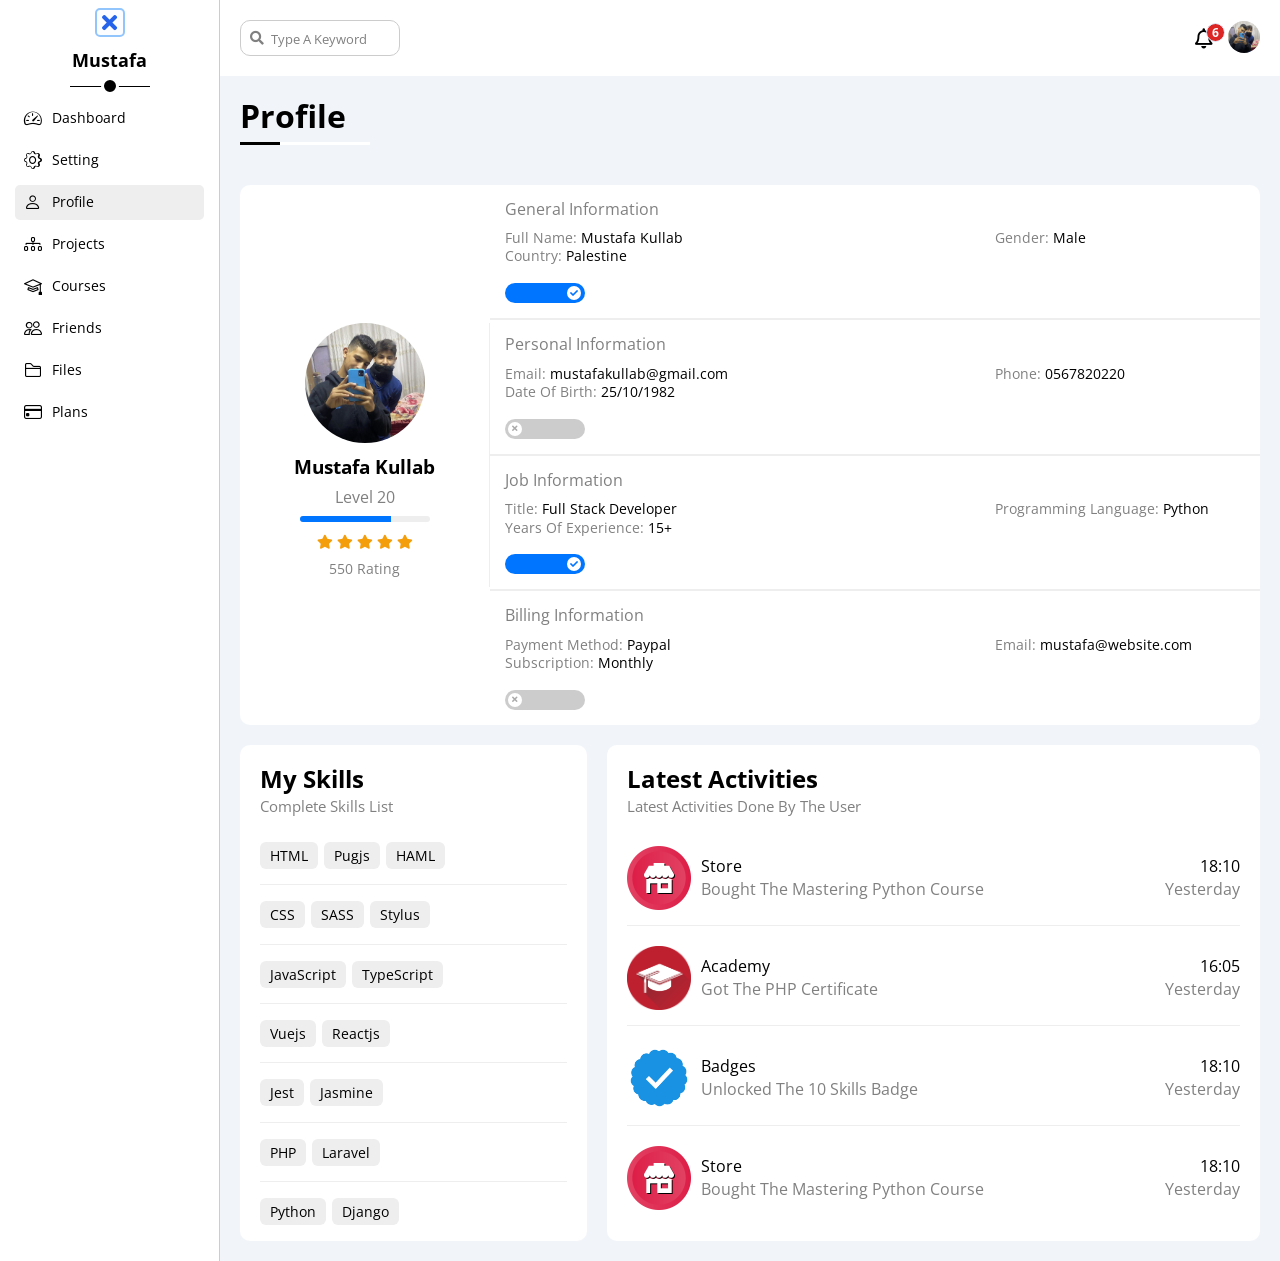
<file: profile.html>
<!DOCTYPE html>
<html lang="en">

<head>
    <meta charset="UTF-8">
    <meta name="viewport" content="width=device-width, initial-scale=1.0">
    <link rel="stylesheet" href="css/all.min.css">
    <link rel="stylesheet" href="css/normalize.css">
    <link rel="stylesheet" href="css/master.css">
    <link rel="stylesheet" href="bootstrap-icons/bootstrap-icons.css">
    <link rel="stylesheet" href="https://cdn.jsdelivr.net/npm/bootstrap-icons@1.11.3/font/bootstrap-icons.min.css">
    <link rel="preconnect" href="https://fonts.googleapis.com">
    <link rel="preconnect" href="https://fonts.gstatic.com" crossorigin>
    <link href="https://fonts.googleapis.com/css2?family=Open+Sans:wght@300;400;500;600;700;800&display=swap"
        rel="stylesheet">

    <title>Profile</title>
</head>

<body>
    <!-- Decomposition The Page Betwen SideBar And Rest Page  -->
    <div class="page">
        <div class="side-bar">
            <h4>Mustafa</h4>
            <ul class="links">
                <li><a href="index.html"><i class="bi bi-speedometer2"></i>
                        </i><span>Dashboard</span></a></li>
                <li><a href="settings.html"><i class="bi bi-gear"></i>
                        <span>Setting</span></a></li>
                <li class="active"><a href="profile.html"><i class="bi bi-person"></i>
                        <span>Profile</span></a></li>
                <li><a href="projects.html"><i class="bi bi-diagram-3"></i>
                        <span>Projects</span></a>
                </li>
                <li><a href="courses.html"><i class="bi bi-mortarboard"></i>
                        <span>Courses</span></a>
                </li>
                <li>
                    <a href="friends.html">
                        <i class="bi bi-people"></i>
                        <span>Friends</span>
                    </a>
                </li>
                <li><a href="files.html"><i class="bi bi-folder2"></i><span>Files</span></a></li>
                <li><a href="plans.html"><i class="bi bi-credit-card"></i><span>Plans</span></a></li>
            </ul>
            <div class="side-bar-control">
                <i class="fa-solid fa-xmark"></i>
            </div>
        </div>
        <div class="page-content">
            <div class="header">
                <div class="search">
                    <input type="search" placeholder="Type A Keyword">
                </div>
                <div class="logo" data-notification="6">
                    <i class="fa-regular fa-bell fa-lg"></i>
                    <a href="profile.html"><img src="imgs/myAvatar.jpg" alt="Avatar"></a>
                    <div class="menu-nota">
                        <ul class="menu">
                            <li class="notification-one">
                                <span>Friend request</span>
                                <span>2 minutes ago</span>
                            </li>
                            <li>
                                <span>"JavaScript Basis" message</span>
                                <span>1 hour ago</span>
                            </li>
                            <li>
                                <span>New file uploaded</span>
                                <span>Yesterday</span>
                            </li>
                            <li>
                                <span>Commented on your post</span>
                                <span>2 days ago</span>
                            </li>
                            <li>
                                <span>Meeting scheduled</span>
                                <span>3 day ago</span>
                            </li>
                            <li>
                                <span>Subscription upgraded</span>
                                <span>1 week ago</span>
                            </li>
                        </ul>
                        <div class="details">
                            <span class="readAll">Read All</span>
                            <a href="notification.html" target="_blank">View Notification Details</a>
                        </div>
                    </div>
                </div>
            </div>
            <div class="start-page">
                <h1>Profile</h1>
                <!-- Start Profile  -->
                <div class="profile">
                    <div class="image-side">
                        <img src="imgs/myAvatar.jpg" alt="myAvatar">
                        <h3>Mustafa Kullab</h3>
                        <span>Level 20</span>
                        <div class="progress">
                            <span data-progress="70%"></span>
                        </div>
                        <div class="stars">
                            <i class="fa-solid fa-star"></i>
                            <i class="fa-solid fa-star"></i>
                            <i class="fa-solid fa-star"></i>
                            <i class="fa-solid fa-star"></i>
                            <i class="fa-solid fa-star"></i>
                        </div>
                        <span class="rating">550 Rating</span>
                    </div>
                    <div class="content-side">
                        <div class="box">
                            <p>General Information</p>
                            <div class="info">
                                <div class="first">
                                    <span>Full Name:</span>
                                    <span>Mustafa Kullab</span>
                                </div>
                                <div class="second">
                                    <span>Gender:</span>
                                    <span>Male</span>
                                </div>
                                <div class="third">
                                    <span>Country:</span>
                                    <span>Palestine</span>
                                </div>
                            </div>
                            <div class="button-profile">
                                <label>
                                    <input type="checkbox" class="toggle-checkbox" checked>
                                    <div class="toggle-switch"></div>
                                </label>
                            </div>
                        </div>
                        <hr>
                        <div class="box">
                            <p>Personal Information</p>
                            <div class="info">
                                <div class="first">
                                    <span>Email:</span>
                                    <span>mustafakullab@gmail.com</span>
                                </div>
                                <div class="second">
                                    <span>Phone:</span>
                                    <span>0567820220</span>
                                </div>
                                <div class="third">
                                    <span>Date Of Birth:</span>
                                    <span>25/10/1982</span>
                                </div>
                            </div>
                            <div class="button-profile">
                                <label>
                                    <input type="checkbox" class="toggle-checkbox">
                                    <div class="toggle-switch"></div>
                                </label>
                            </div>
                        </div>
                        <hr>
                        <div class="box">
                            <p>Job Information</p>
                            <div class="info">
                                <div class="first">
                                    <span>Title:</span>
                                    <span>Full Stack Developer</span>
                                </div>
                                <div class="second">
                                    <span>Programming Language:</span>
                                    <span>Python</span>
                                </div>
                                <div class="third">
                                    <span>Years Of Experience:</span>
                                    <span>15+</span>
                                </div>
                            </div>
                            <div class="button-profile">
                                <label>
                                    <input type="checkbox" class="toggle-checkbox" checked>
                                    <div class="toggle-switch"></div>
                                </label>
                            </div>
                        </div>
                        <hr>
                        <div class="box">
                            <p>Billing Information</p>
                            <div class="info">
                                <div class="first">
                                    <span>Payment Method:</span>
                                    <span>Paypal</span>
                                </div>
                                <div class="second">
                                    <span>Email:</span>
                                    <span>mustafa@website.com</span>
                                </div>
                                <div class="third">
                                    <span>Subscription:</span>
                                    <span>Monthly</span>
                                </div>
                            </div>
                            <div class="button-profile">
                                <label>
                                    <input type="checkbox" class="toggle-checkbox">
                                    <div class="toggle-switch"></div>
                                </label>
                            </div>
                        </div>
                    </div>
                </div>
                <!-- End Profile  -->

                <!-- Start My SKills And Latest Activities -->
                <div class="profile-container">
                    <div class="my-skills">
                        <div class="text">
                            <h4>My Skills</h4>
                            <span>Complete Skills List</span>
                        </div>
                        <ul class="skills">
                            <li>
                                <span>HTML</span>
                                <span>Pugjs</span>
                                <span>HAML</span>
                            </li>
                            <li>
                                <span>CSS</span>
                                <span>SASS</span>
                                <span>Stylus</span>
                            </li>
                            <li>
                                <span>JavaScript</span>
                                <span>TypeScript</span>
                            </li>
                            <li>
                                <span>Vuejs</span>
                                <span>Reactjs</span>
                            </li>
                            <li>
                                <span>Jest</span>
                                <span>Jasmine</span>
                            </li>
                            <li>
                                <span>PHP</span>
                                <span>Laravel</span>
                            </li>
                            <li>
                                <span>Python</span>
                                <span>Django</span>
                            </li>
                        </ul>
                    </div>
                    <div class="latest-activities">
                        <div class="text">
                            <h4>Latest Activities</h4>
                            <span>Latest Activities Done By The User</span>
                        </div>
                        <div class="activities-box">
                            <div class="box">
                                <img src="imgs/activity-01.png" alt="activity-01">
                                <div class="info">
                                    <span>Store</span>
                                    <span>Bought The Mastering Python Course</span>
                                </div>
                                <div class="time">
                                    <span>18:10</span>
                                    <span>Yesterday</span>
                                </div>
                            </div>
                            <div class="box">
                                <img src="imgs/activity-02.png" alt="activity-02">
                                <div class="info">
                                    <span>Academy</span>
                                    <span>Got The PHP Certificate</span>
                                </div>
                                <div class="time">
                                    <span>16:05</span>
                                    <span>Yesterday</span>
                                </div>
                            </div>
                            <div class="box">
                                <img src="imgs/activity-03.png" alt="activity-03">
                                <div class="info">
                                    <span>Badges</span>
                                    <span>Unlocked The 10 Skills Badge</span>
                                </div>
                                <div class="time">
                                    <span>18:10</span>
                                    <span>Yesterday</span>
                                </div>
                            </div>
                            <div class="box">
                                <img src="imgs/activity-01.png" alt="activity-01">
                                <div class="info">
                                    <span>Store</span>
                                    <span>Bought The Mastering Python Course</span>
                                </div>
                                <div class="time">
                                    <span>18:10</span>
                                    <span>Yesterday</span>
                                </div>
                            </div>
                        </div>
                    </div>
                </div>
                <!-- Start My SKills And Latest Activities -->
            </div>
        </div>
    </div>
    <!-- Decomposition The Page Betwen SideBar And Rest Page  -->
    <script src="js/main.js"></script>
    <script src="js/profile.js"></script>
</body>

</html>
</file>
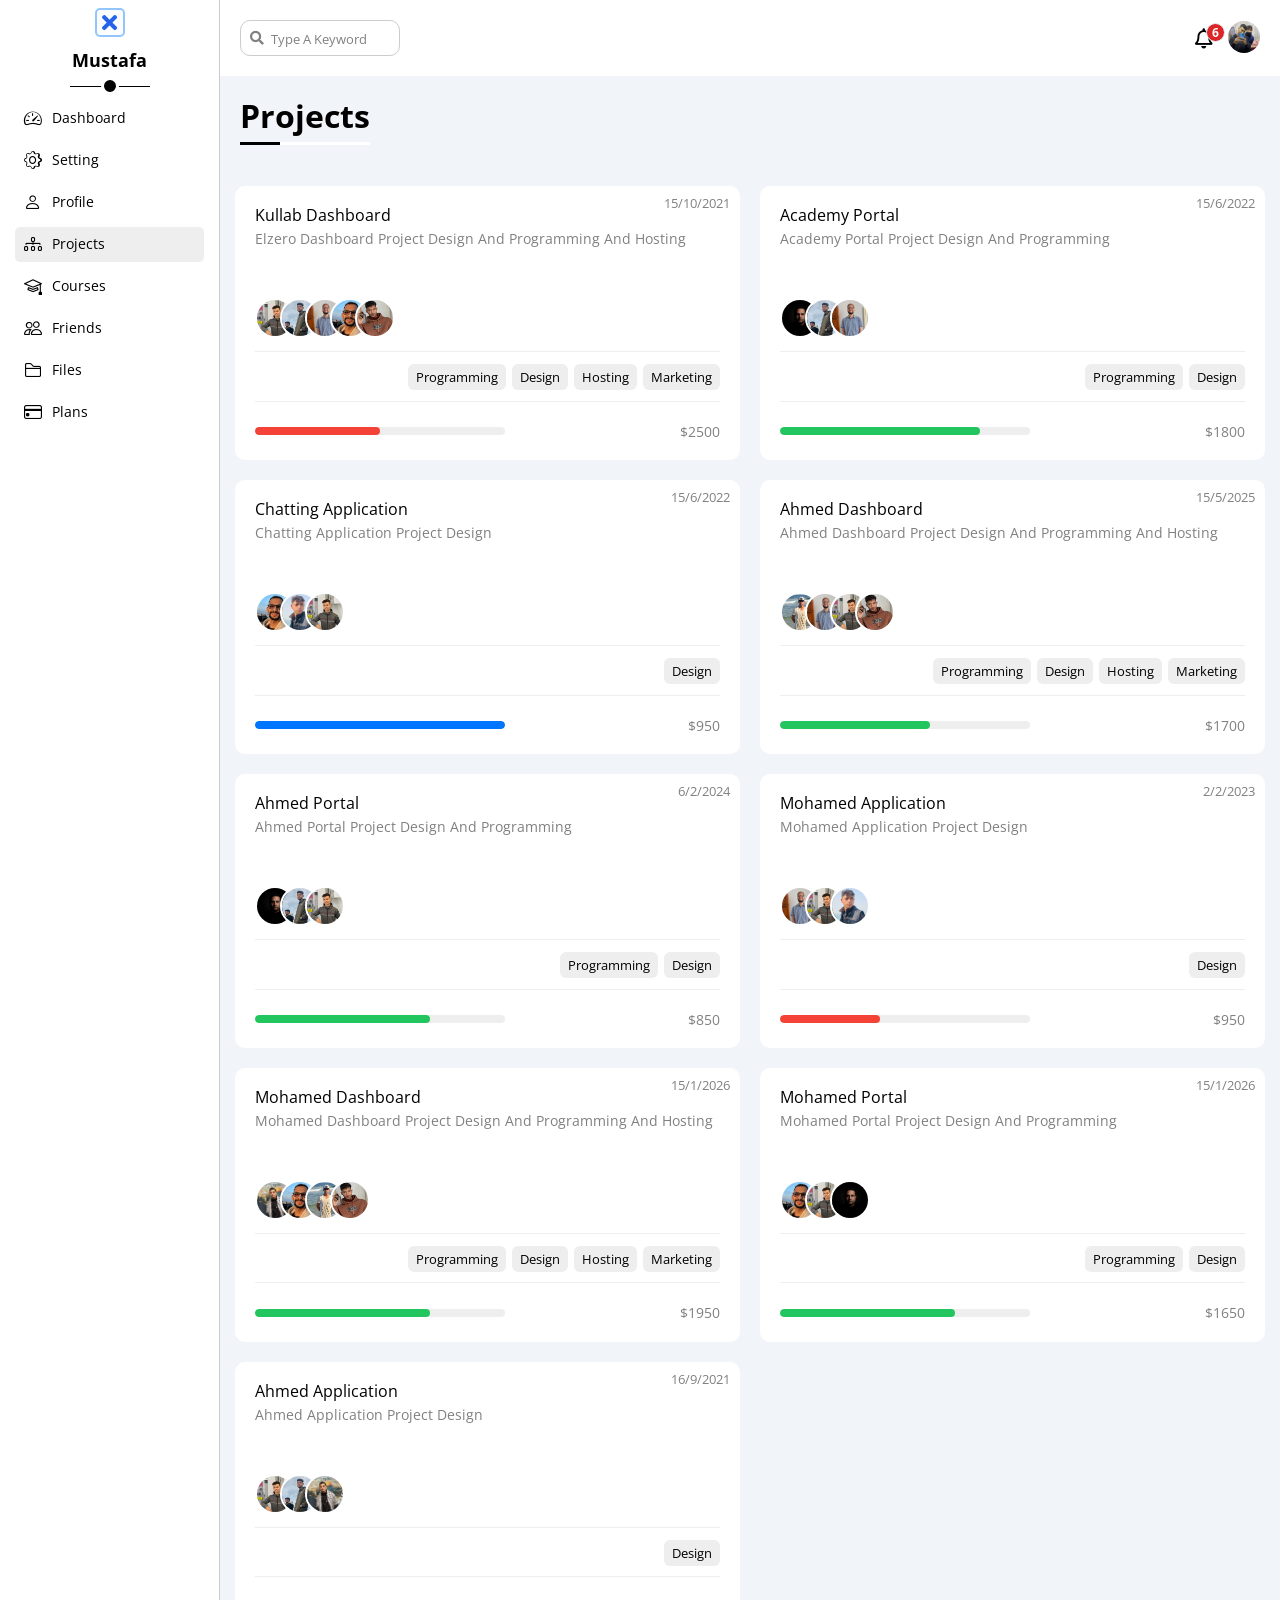
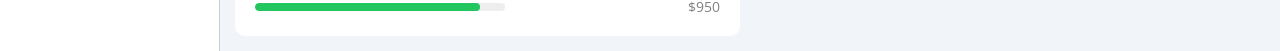
<file: projects.html>
<!DOCTYPE html>
<html lang="en">

<head>
    <meta charset="UTF-8">
    <meta name="viewport" content="width=device-width, initial-scale=1.0">
    <link rel="stylesheet" href="css/all.min.css">
    <link rel="stylesheet" href="css/normalize.css">
    <link rel="stylesheet" href="css/master.css">
    <link rel="stylesheet" href="bootstrap-icons/bootstrap-icons.css">
    <link rel="stylesheet" href="https://cdn.jsdelivr.net/npm/bootstrap-icons@1.11.3/font/bootstrap-icons.min.css">
    <link rel="preconnect" href="https://fonts.googleapis.com">
    <link rel="preconnect" href="https://fonts.gstatic.com" crossorigin>
    <link href="https://fonts.googleapis.com/css2?family=Open+Sans:wght@300;400;500;600;700;800&display=swap"
        rel="stylesheet">

    <title>Profile</title>
</head>

<body>
    <!-- Decomposition The Page Betwen SideBar And Rest Page  -->
    <div class="page">
        <div class="side-bar">
            <h4>Mustafa</h4>
            <ul class="links">
                <li><a href="index.html"><i class="bi bi-speedometer2"></i>
                        </i><span>Dashboard</span></a></li>
                <li><a href="settings.html"><i class="bi bi-gear"></i>
                        <span>Setting</span></a></li>
                <li><a href="profile.html"><i class="bi bi-person"></i>
                        <span>Profile</span></a></li>
                <li class="active"><a href="projects.html"><i class="bi bi-diagram-3"></i>
                        <span>Projects</span></a>
                </li>
                <li><a href="courses.html"><i class="bi bi-mortarboard"></i>
                        <span>Courses</span></a>
                </li>
                <li>
                    <a href="friends.html">
                        <i class="bi bi-people"></i>
                        <span>Friends</span>
                    </a>
                </li>
                <li><a href="files.html"><i class="bi bi-folder2"></i><span>Files</span></a></li>
                <li><a href="plans.html"><i class="bi bi-credit-card"></i><span>Plans</span></a></li>
            </ul>
            <div class="side-bar-control">
                <i class="fa-solid fa-xmark"></i>
            </div>
        </div>
        <div class="page-content">
            <div class="header">
                <div class="search">
                    <input type="search" placeholder="Type A Keyword">
                </div>
                <div class="logo" data-notification="6">
                    <i class="fa-regular fa-bell fa-lg"></i>
                    <a href="profile.html"><img src="imgs/myAvatar.jpg" alt="Avatar"></a>
                    <div class="menu-nota">
                        <ul class="menu">
                            <li class="notification-one">
                                <span>Friend request</span>
                                <span>2 minutes ago</span>
                            </li>
                            <li>
                                <span>"JavaScript Basis" message</span>
                                <span>1 hour ago</span>
                            </li>
                            <li>
                                <span>New file uploaded</span>
                                <span>Yesterday</span>
                            </li>
                            <li>
                                <span>Commented on your post</span>
                                <span>2 days ago</span>
                            </li>
                            <li>
                                <span>Meeting scheduled</span>
                                <span>3 day ago</span>
                            </li>
                            <li>
                                <span>Subscription upgraded</span>
                                <span>1 week ago</span>
                            </li>
                        </ul>
                        <div class="details">
                            <span class="readAll">Read All</span>
                            <a href="notification.html" target="_blank">View Notification Details</a>
                        </div>
                    </div>
                </div>
            </div>
            <div class="start-page">
                <h1>Projects</h1>
                <!-- Start Wrapper  -->
                <div class="wrapper">
                    <div class="proj-box">
                        <div class="info">
                            <div class="text">
                                <p>Kullab Dashboard</p>
                                <span>Elzero Dashboard Project Design And Programming And Hosting</span>
                            </div>
                            <div class="date">
                                <span>15/10/2021</span>
                            </div>
                        </div>
                        <ul class="users">
                            <li><a href="#"><img src="imgs/abood.jpg" alt="abood"></a></li>
                            <li><a href="#"><img src="imgs/mKullab.jpg" alt="mKullab"></a></li>
                            <li><a href="#"><img src="imgs/mEhap.png" alt="mEhap"></a></li>
                            <li><a href="#"><img src="imgs/mWeam.jpg" alt="mWeam"></a></li>
                            <li><a href="#"><img src="imgs/momen.jpg" alt="momen"></a></li>
                        </ul>
                        <div class="skills">
                            <span>Programming</span>
                            <span>Design</span>
                            <span>Hosting</span>
                            <span>Marketing</span>
                        </div>
                        <div class="details red">
                            <div class="progress">
                                <span data-progress="50%"></span>
                            </div>
                            <div class="price">
                                <span>$2500</span>
                            </div>
                        </div>
                    </div>
                    <div class="proj-box">
                        <div class="info">
                            <div class="text">
                                <p>Academy Portal</p>
                                <span>Academy Portal Project Design And Programming</span>
                            </div>
                            <div class="date">
                                <span>15/6/2022</span>
                            </div>
                        </div>
                        <ul class="users">
                            <li><a href="#"><img src="imgs/saberKullab.jpeg" alt="saberKullab"></a></li>
                            <li><a href="#"><img src="imgs/mKullab.jpg" alt="mKullab"></a></li>
                            <li><a href="#"><img src="imgs/mEhap.png" alt="mEhap"></a></li>
                        </ul>
                        <div class="skills">
                            <span>Programming</span>
                            <span>Design</span>
                        </div>
                        <div class="details green">
                            <div class="progress">
                                <span data-progress="80%"></span>
                            </div>
                            <div class="price">
                                <span>$1800</span>
                            </div>
                        </div>
                    </div>
                    <div class="proj-box">
                        <div class="info">
                            <div class="text">
                                <p>Chatting Application</p>
                                <span>Chatting Application Project Design</span>
                            </div>
                            <div class="date">
                                <span>15/6/2022</span>
                            </div>
                        </div>
                        <ul class="users">
                            <li><a href="#"><img src="imgs/mWeam.jpg" alt="mWeam"></a></li>
                            <li><a href="#"><img src="imgs/mFarani.jpg" alt="mFarani"></a></li>
                            <li><a href="#"><img src="imgs/abood.jpg" alt="abood"></a></li>
                        </ul>
                        <div class="skills">
                            <span>Design</span>
                        </div>
                        <div class="details blue">
                            <div class="progress">
                                <span data-progress="100%"></span>
                            </div>
                            <div class="price">
                                <span>$950</span>
                            </div>
                        </div>
                    </div>
                    <div class="proj-box">
                        <div class="info">
                            <div class="text">
                                <p>Ahmed Dashboard</p>
                                <span>Ahmed Dashboard Project Design And Programming And Hosting</span>
                            </div>
                            <div class="date">
                                <span>15/5/2025</span>
                            </div>
                        </div>
                        <ul class="users">
                            <li><a href="#"><img src="imgs/ismail.jpg" alt="ismail"></a></li>
                            <li><a href="#"><img src="imgs/mEhap.png" alt="mEhap"></a></li>
                            <li><a href="#"><img src="imgs/abood.jpg" alt="abood"></a></li>
                            <li><a href="#"><img src="imgs/momen.jpg" alt="momen"></a></li>
                        </ul>
                        <div class="skills">
                            <span>Programming</span>
                            <span>Design</span>
                            <span>Hosting</span>
                            <span>Marketing</span>
                        </div>
                        <div class="details green">
                            <div class="progress">
                                <span data-progress="60%"></span>
                            </div>
                            <div class="price">
                                <span>$1700</span>
                            </div>
                        </div>
                    </div>
                    <div class="proj-box">
                        <div class="info">
                            <div class="text">
                                <p>Ahmed Portal</p>
                                <span>Ahmed Portal Project Design And Programming</span>
                            </div>
                            <div class="date">
                                <span>6/2/2024</span>
                            </div>
                        </div>
                        <ul class="users">
                            <li><a href="#"><img src="imgs/saberKullab.jpeg" alt="saberKullab"></a></li>
                            <li><a href="#"><img src="imgs/mKullab.jpg" alt="mKullab"></a></li>
                            <li><a href="#"><img src="imgs/abood.jpg" alt="abood"></a></li>
                        </ul>
                        <div class="skills">
                            <span>Programming</span>
                            <span>Design</span>
                        </div>
                        <div class="details green">
                            <div class="progress">
                                <span data-progress="70%"></span>
                            </div>
                            <div class="price">
                                <span>$850</span>
                            </div>
                        </div>
                    </div>
                    <div class="proj-box">
                        <div class="info">
                            <div class="text">
                                <p>Mohamed Application</p>
                                <span>Mohamed Application Project Design</span>
                            </div>
                            <div class="date">
                                <span>2/2/2023</span>
                            </div>
                        </div>
                        <ul class="users">
                            <li><a href="#"><img src="imgs/mEhap.png" alt="mEhap"></a></li>
                            <li><a href="#"><img src="imgs/abood.jpg" alt="abood"></a></li>
                            <li><a href="#"><img src="imgs/mFarani.jpg" alt="mFarani"></a></li>
                        </ul>
                        <div class="skills">
                            <span>Design</span>
                        </div>
                        <div class="details red">
                            <div class="progress">
                                <span data-progress="40%"></span>
                            </div>
                            <div class="price">
                                <span>$950</span>
                            </div>
                        </div>
                    </div>
                    <div class="proj-box">
                        <div class="info">
                            <div class="text">
                                <p>Mohamed Dashboard</p>
                                <span>Mohamed Dashboard Project Design And Programming And Hosting</span>
                            </div>
                            <div class="date">
                                <span>15/1/2026</span>
                            </div>
                        </div>
                        <ul class="users">
                            <li><a href="#"><img src="imgs/AbdulSalam.jpeg" alt="AbdulSalam"></a></li>
                            <li><a href="#"><img src="imgs/mWeam.jpg" alt="mWeam"></a></li>
                            <li><a href="#"><img src="imgs/ismail.jpg" alt="ismail"></a></li>
                            <li><a href="#"><img src="imgs/momen.jpg" alt="momen"></a></li>
                        </ul>
                        <div class="skills">
                            <span>Programming</span>
                            <span>Design</span>
                            <span>Hosting</span>
                            <span>Marketing</span>
                        </div>
                        <div class="details green">
                            <div class="progress">
                                <span data-progress="70%"></span>
                            </div>
                            <div class="price">
                                <span>$1950</span>
                            </div>
                        </div>
                    </div>
                    <div class="proj-box">
                        <div class="info">
                            <div class="text">
                                <p>Mohamed Portal</p>
                                <span>Mohamed Portal Project Design And Programming</span>
                            </div>
                            <div class="date">
                                <span>15/1/2026</span>
                            </div>
                        </div>
                        <ul class="users">
                            <li><a href="#"><img src="imgs/mWeam.jpg" alt="mWeam"></a></li>
                            <li><a href="#"><img src="imgs/abood.jpg" alt="abood"></a></li>
                            <li><a href="#"><img src="imgs/saberKullab.jpeg" alt="saberKullab"></a></li>
                        </ul>
                        <div class="skills">
                            <span>Programming</span>
                            <span>Design</span>
                        </div>
                        <div class="details green">
                            <div class="progress">
                                <span data-progress="70%"></span>
                            </div>
                            <div class="price">
                                <span>$1650</span>
                            </div>
                        </div>
                    </div>
                    <div class="proj-box">
                        <div class="info">
                            <div class="text">
                                <p>Ahmed Application</p>
                                <span>Ahmed Application Project Design</span>
                            </div>
                            <div class="date">
                                <span>16/9/2021</span>
                            </div>
                        </div>
                        <ul class="users">
                            <li><a href="#"><img src="imgs/abood.jpg" alt="abood"></a></li>
                            <li><a href="#"><img src="imgs/mKullab.jpg" alt="mKullab"></a></li>
                            <li><a href="#"><img src="imgs/AbdulSalam.jpeg" alt="AbdulSalam"></a></li>
                        </ul>
                        <div class="skills">
                            <span>Design</span>
                        </div>
                        <div class="details green">
                            <div class="progress">
                                <span data-progress="90%"></span>
                            </div>
                            <div class="price">
                                <span>$950</span>
                            </div>
                        </div>
                    </div>
                </div>
                <!-- End Wrapper  -->
            </div>
        </div>
    </div>
    <!-- Decomposition The Page Betwen SideBar And Rest Page  -->
    <script src="js/main.js"></script>
    <script src="js/projects.js"></script>
</body>

</html>
</file>
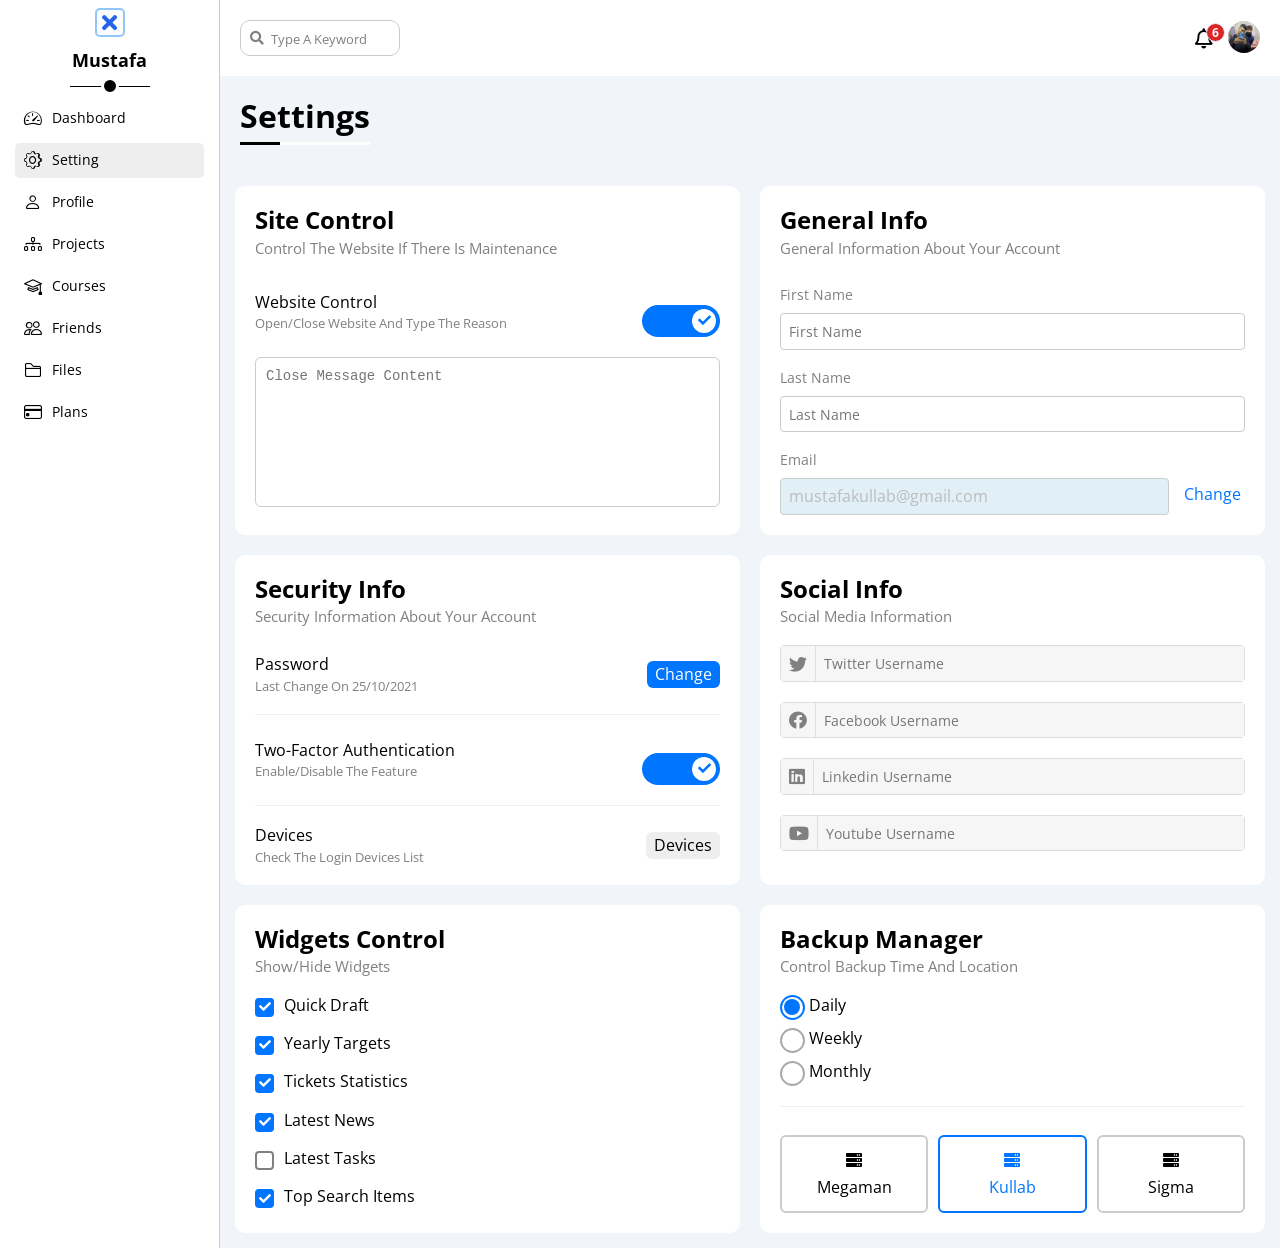
<file: settings.html>
<!DOCTYPE html>
<html lang="en">

<head>
    <meta charset="UTF-8">
    <meta name="viewport" content="width=device-width, initial-scale=1.0">
    <link rel="stylesheet" href="css/all.min.css">
    <link rel="stylesheet" href="css/normalize.css">
    <link rel="stylesheet" href="css/master.css">
    <link rel="stylesheet" href="bootstrap-icons/bootstrap-icons.css">
    <link rel="stylesheet" href="https://cdn.jsdelivr.net/npm/bootstrap-icons@1.11.3/font/bootstrap-icons.min.css">
    <link rel="preconnect" href="https://fonts.googleapis.com">
    <link rel="preconnect" href="https://fonts.gstatic.com" crossorigin>
    <link href="https://fonts.googleapis.com/css2?family=Open+Sans:wght@300;400;500;600;700;800&display=swap"
        rel="stylesheet">

    <title>Settings</title>
</head>

<body>
    <!-- Decomposition The Page Betwen SideBar And Rest Page  -->
    <div class="page">
        <div class="side-bar">
            <h4>Mustafa</h4>
            <ul class="links">
                <li><a href="index.html"><i class="bi bi-speedometer2"></i>
                        </i><span>Dashboard</span></a></li>
                <li class="active"><a href="settings.html"><i class="bi bi-gear"></i>
                        <span>Setting</span></a></li>
                <li><a href="profile.html"><i class="bi bi-person"></i>
                        <span>Profile</span></a></li>
                <li><a href="projects.html"><i class="bi bi-diagram-3"></i>
                        <span>Projects</span></a>
                </li>
                <li><a href="courses.html"><i class="bi bi-mortarboard"></i>
                        <span>Courses</span></a>
                </li>
                <li>
                    <a href="friends.html">
                        <i class="bi bi-people"></i>
                        <span>Friends</span>
                    </a>
                </li>
                <li><a href="files.html"><i class="bi bi-folder2"></i><span>Files</span></a></li>
                <li><a href="plans.html"><i class="bi bi-credit-card"></i><span>Plans</span></a></li>
            </ul>
            <div class="side-bar-control">
                <i class="fa-solid fa-xmark"></i>
            </div>
        </div>
        <div class="page-content">
            <div class="header">
                <div class="search">
                    <input type="search" placeholder="Type A Keyword">
                </div>
                <div class="logo" data-notification="6">
                    <i class="fa-regular fa-bell fa-lg"></i>
                    <a href="profile.html"><img src="imgs/myAvatar.jpg" alt="Avatar"></a>
                    <div class="menu-nota">
                        <ul class="menu">
                            <li class="notification-one">
                                <span>Friend request</span>
                                <span>2 minutes ago</span>
                            </li>
                            <li>
                                <span>"JavaScript Basis" message</span>
                                <span>1 hour ago</span>
                            </li>
                            <li>
                                <span>New file uploaded</span>
                                <span>Yesterday</span>
                            </li>
                            <li>
                                <span>Commented on your post</span>
                                <span>2 days ago</span>
                            </li>
                            <li>
                                <span>Meeting scheduled</span>
                                <span>3 day ago</span>
                            </li>
                            <li>
                                <span>Subscription upgraded</span>
                                <span>1 week ago</span>
                            </li>
                        </ul>
                        <div class="details">
                            <span class="readAll">Read All</span>
                            <a href="notification.html" target="_blank">View Notification Details</a>
                        </div>
                    </div>
                </div>
            </div>
            <div class="start-page">
                <h1>Settings</h1>
                <!-- Start Wrapper  -->
                <div class="wrapper">
                    <!-- Start Site Control -->
                    <div class="site-control">
                        <div class="text">
                            <h4>Site Control</h4>
                            <span>Control The Website If There Is Maintenance</span>
                        </div>
                        <div class="control-content">
                            <div class="details">
                                <span>Website Control</span>
                                <span>Open/Close Website And Type The Reason</span>
                            </div>
                            <div class="button">
                                <label>
                                    <input type="checkbox" class="toggle-checkbox" checked>
                                    <div class="toggle-switch"></div>
                                </label>
                            </div>
                        </div>
                        <textarea placeholder="Close Message Content"
                            style="font-family:'Courier New', Courier, monospace;"></textarea>
                    </div>
                    <!-- End Site Control -->
                    <!-- Start General Info -->
                    <div class="general-info">
                        <div class="text">
                            <h4>General Info</h4>
                            <span>General Information About Your Account</span>
                        </div>
                        <form action="">
                            <div class="first-name">
                                <span>First Name</span>
                                <input type="text" placeholder="First Name" class="firstName">
                            </div>
                            <div class="last-name">
                                <span>Last Name</span>
                                <input type="text" placeholder="Last Name" class="lastName">
                            </div>
                            <div class="email">
                                <div class="email-content">
                                    <span>Email</span>
                                    <input type="email" value="mustafakullab@gmail.com" disabled class="textArea">
                                </div>
                                <div class="change">
                                    <a href="#">Change</a>
                                </div>
                            </div>
                        </form>
                    </div>
                    <!-- End General Info -->
                    <!-- Start Security Info -->
                    <div class="security-info">
                        <div class="text">
                            <h4>Security Info</h4>
                            <span>Security Information About Your Account</span>
                        </div>
                        <div class="security-box">
                            <div class="box">
                                <div class="content">
                                    <span>Password</span>
                                    <span>Last Change On 25/10/2021</span>
                                </div>
                                <div class="change">
                                    <a href="#">Change</a>
                                </div>
                            </div>
                            <div class="box">
                                <div class="content">
                                    <span>Two-Factor Authentication</span>
                                    <span>Enable/Disable The Feature</span>
                                </div>
                                <label>
                                    <input type="checkbox" class="toggle-checkbox" checked>
                                    <div class="toggle-switch"></div>
                                </label>
                            </div>
                            <div class="box">
                                <div class="content">
                                    <span>Devices</span>
                                    <span>Check The Login Devices List</span>
                                </div>
                                <div class="devices">
                                    <a href="#">Devices</a>
                                </div>
                            </div>
                        </div>
                    </div>
                    <!-- End Security Info -->

                    <!-- Start Social Info -->
                    <div class="social-info">
                        <div class="text">
                            <h4>Social Info</h4>
                            <span>Social Media Information</span>
                        </div>
                        <form action="">
                            <div class="box">
                                <input type="text" placeholder="Twitter Username" class="twitter">
                                <i class="fa-brands fa-twitter fa-2x"></i>
                            </div>
                            <div class="box">
                                <input type="text" placeholder="Facebook Username" class="facebook">
                                <i class="fa-brands fa-facebook fa-2x"></i>
                            </div>
                            <div class="box">
                                <input type="text" placeholder="Linkedin Username" class="linkedin">
                                <i class="fa-brands fa-linkedin fa-2x"></i>
                            </div>
                            <div class="box">
                                <input type="text" placeholder="Youtube Username" class="youtube">
                                <i class="fa-brands fa-youtube fa-2x"></i>
                            </div>
                        </form>
                    </div>
                    <!-- End Social Info -->

                    <!-- Start Widgets Control -->
                    <div class="widgets-control">
                        <div class="text">
                            <h4>Widgets Control</h4>
                            <span>Show/Hide Widgets</span>
                        </div>
                        <form action="">
                            <div class="choice">
                                <input type="checkbox" name="Quick Draft" id="c1" checked>
                                <label for="c1">Quick Draft</label>
                            </div>
                            <div class="choice">
                                <input type="checkbox" name="Yearly Targets" id="c2" checked>
                                <label for="c2">Yearly Targets</label>
                            </div>
                            <div class="choice">
                                <input type="checkbox" name="Tickets Statistics" id="c3" checked>
                                <label for="c3">Tickets Statistics</label>
                            </div>
                            <div class="choice ">
                                <input type="checkbox" name="Latest News" id="c4" checked>
                                <label for="c4">Latest News</label>
                            </div>
                            <div class="choice">
                                <input type="checkbox" name="Latest Tasks" id="c5">
                                <label for="c5">Latest Tasks</label>
                            </div>
                            <div class="choice">
                                <input type="checkbox" name="Top Search Items" id="c6" checked>
                                <label for="c6">Top Search Items</label>
                            </div>
                        </form>
                    </div>
                    <!-- End Widgets Control -->
                    <!-- Start Backup Manager -->
                    <div class="backup-manager">
                        <div class="text">
                            <h4>Backup Manager</h4>
                            <span>Control Backup Time And Location</span>
                        </div>
                        <form action="">
                            <div class="radio1">
                                <div class="box">
                                    <input type="radio" name="time" id="t1" checked>
                                    <label for="t1">Daily</label>
                                </div>
                                <div class="box">
                                    <input type="radio" name="time" id="t2">
                                    <label for="t2">Weekly</label>
                                </div>
                                <div class="box">
                                    <input type="radio" name="time" id="t3">
                                    <label for="t3">Monthly</label>
                                </div>
                            </div>
                        </form>
                        <form action="">
                            <div class="radio2">
                                <div class="box">
                                    <input type="radio" name="select" id="ch1">
                                    <div class="content">
                                        <label for="ch1">
                                            <i class="fa-solid fa-server d-block mb-10"></i>
                                            <span>Megaman</span>
                                        </label>
                                    </div>
                                </div>
                                <div class="box">
                                    <input type="radio" name="select" id="ch2" checked>
                                    <div class="content">
                                        <label for="ch2">
                                            <i class="fa-solid fa-server d-block mb-10"></i>
                                            <span>Kullab</span>
                                        </label>
                                    </div>
                                </div>
                                <div class="box">
                                    <input type="radio" name="select" id="ch3">
                                    <div class="content">
                                        <label for="ch3">
                                            <i class="fa-solid fa-server d-block mb-10"></i>
                                            <span>Sigma</span>
                                        </label>
                                    </div>
                                </div>
                            </div>
                        </form>
                    </div>
                    <!-- End Backup Manager -->
                </div>
                <!-- End Wrapper  -->
            </div>
        </div>
    </div>
    <!-- Decomposition The Page Betwen SideBar And Rest Page  -->
    <script src="js/main.js"></script>
    <script src="js/settings.js"></script>
</body>

</html>
</file>
<file: css/master.css>
:root {
    --blue-color: #0075ff;
    --blue-alt-color: #0d69d5;
    --orange-color: #f59e0b;
    --green-color: #22c55e;
    --red-color: #f44336;
    --gray-color: gray;
}

* {
    box-sizing: border-box;
    -webkit-box-sizing: border-box;
    -moz-box-sizing: border-box;
}

::-webkit-scrollbar {
    width: 15px;
}

::-webkit-scrollbar-track {
    background-color: white;
}

::-webkit-scrollbar-thumb {
    background-color: var(--blue-color);
}

::-webkit-scrollbar-thumb:hover {
    background-color: var(--blue-alt-color);
}

body {
    font-family: "Open Sans", sans-serif;
}

ul {
    list-style: none;
    padding: 0;
    margin: 0;
}

a {
    text-decoration: none;
}

*:focus {
    outline: none;
}

.page {
    display: flex;
}

/* Start Page  */
/* Start side bar  */
.page .side-bar {
    width: 220px;
    background-color: white;
    text-align: center;
    position: relative;
    min-height: 100vh;
    transition: .3s;
    border-right: 1px solid #ccc;
}

@media(max-width:767px) {
    .page .side-bar {
        margin-top: 0;
    }
}

.page .side-bar.close {
    width: 65px;
}



@media(max-width: 767px) {
    .page .side-bar {
        width: 65px;
    }
}

.page .side-bar h4 {
    font-size: 18px;
    margin: 50px 0 30px;
    position: relative;
}

.page .side-bar.close h4 {
    font-size: 12px;
    margin: 40px 0 20px;
}

.page .side-bar h4::before {
    content: "";
    position: absolute;
    width: 80px;
    height: 1px;
    left: 50%;
    bottom: -16px;
    transform: translateX(-50%);
    background-color: black;
}

.page .side-bar h4::after {
    content: "";
    position: absolute;
    width: 12px;
    height: 12px;
    left: 50%;
    bottom: -24px;
    transform: translateX(-50%);
    background-color: black;
    border-radius: 50%;
    border: 3px solid white;
}

.page .side-bar.close h4::before,
.page .side-bar.close h4::after {
    display: none;
}

@media(max-width: 767px) {
    .page .side-bar h4 {
        font-size: 12px;
        margin: 10px 0;
    }

    .page .side-bar h4::before,
    .page .side-bar h4::after {
        display: none;
    }
}

.page .side-bar .links {
    margin: 15px;
    padding: 0;
    text-align: left;
}


.page .side-bar .links li {
    margin-bottom: 7px;
    border-radius: 5px;
    transition: .3s;
}

@media(max-width:767px) {
    .page .side-bar .links li {
        width: 37px;
    }
}

.page .side-bar .links li:hover,
.page .side-bar .links li.active {
    background-color: #eee;

}

.page .side-bar .links li a {
    display: flex;
    align-items: center;
    gap: 10px;
    height: 35px;
    font-size: 14px;
    color: black;
    border-radius: 4px;
    padding-left: 9px;

}


.page .side-bar .links li a i {
    font-size: 18px;
    /* مهم جداً */
    display: inline-flex;
    /* مهم */
    justify-content: center;
    align-items: center;
}

@media(max-width: 767px) {
    .page .side-bar .links li a span {
        display: none;
    }
}

.page .side-bar .links.hide li span {
    display: none;
}


.side-bar .side-bar-control {
    position: absolute;
    left: 50%;
    top: 3px;
    transform: translateX(-50%);
    color: #2563EB;
    width: 30px;
    height: 29px;
    display: flex;
    justify-content: center;
    align-items: center;
    font-size: 22px;
    cursor: pointer;
    border-radius: 5px;
    background-color: #fbfdff;
    border: 2px solid #93C5FD;
    margin-top: 5px;
    z-index: 1000;
}

@media(max-width:767px) {
    .side-bar .side-bar-control {
        display: none;
    }
}

/* Start side bar  */

/* Start Header  */
.page .page-content {
    flex: 1;
    background-color: #f1f5f9;
    overflow: hidden;
}

.page .page-content.notification {
    overflow: visible;
    min-height: 100vh;
}

.page .page-content .header {
    display: flex;
    justify-content: space-between;
    padding: 20px;
    background-color: white;
}

.page .page-content .header .search {
    position: relative;
}

.page .page-content .header .search::before {
    content: "\f002";
    font-family: "Font Awesome 6 Free";
    font-weight: 900;
    font-size: 14px;
    position: absolute;
    left: 10px;
    top: 50%;
    transform: translateY(-50%);
    color: gray;
    z-index: 1;
}

.page .page-content .header .search input {
    padding: 8px 8px 8px 30px;
    width: 160px;
    position: relative;
    border-radius: 10px;
    border: 1px solid #ccc;
    transition: .3s;
}


.page .page-content .header .search input::placeholder {
    color: gray;
    font-size: 13px;
}

.page .page-content .header .search input:focus {
    width: 200px;
}

.page .page-content .header .search input:focus::placeholder {
    color: transparent;
    transition: .3s;
}

.page .page-content .header .logo {
    display: flex;
    align-items: center;
    gap: 15px;
    position: relative;
}

.page .page-content .header .logo i {
    cursor: pointer;
    color: color;
}

.page .page-content .header .logo .menu-nota {
    position: absolute;
    top: 40px;
    left: -575px;
    background-color: #f6f6f6;
    padding: 15px;
    border-radius: 8px;
    width: 600px;
    display: none;
    z-index: 10000;
}


@media(max-width:767px) {
    .page .page-content .header .logo .menu-nota {
        width: 260px;
        left: -235px;
    }
}

.page .page-content .header .logo .menu-nota.show {
    display: block;
    box-shadow: 0 10px 25px rgba(0, 0, 0, 0.15);
    border: 1px solid #E2E8F0;
}

.page .page-content .header .logo .menu-nota::before {
    content: "";
    position: absolute;
    border-style: solid;
    border-width: 8px;
    border-color: transparent transparent #e9e9e9 transparent;
    top: -16px;
    right: 8px;
}

.page .page-content .header .logo .menu-nota .details {
    display: flex;
    justify-content: space-between;
    align-items: center;
    padding: 15px 0 0 0;
}

.page .page-content .header .logo .menu-nota span.readAll,
.page .page-content .header .logo .menu-nota a {
    height: 36px;
    padding: 0 12px;
    border-radius: 10px;
    display: flex;
    justify-content: center;
    align-items: center;
    transition: .3s;
    cursor: pointer;
}

@media(max-width:767px) {

    .page .page-content .header .logo .menu-nota span.readAll,
    .page .page-content .header .logo .menu-nota a {
        font-size: 12px;
        height: 24px;
    }
}

.page .page-content .header .logo .menu-nota span.readAll {
    background-color: transparent;
    border: 1px solid #CBD5E1;
    color: #334155;
}

.page .page-content .header .logo .menu-nota span.readAll:hover {
    background: #F1F5F9;
    border-color: #94A3B8;
}

.page .page-content .header .logo .menu-nota .details a {
    background: #2563EB;
    border: 1px solid #2563EB;
    color: #fff;
}

.page .page-content .header .logo .menu-nota .details a:hover {
    background: #1D4ED8;
    border-color: #1D4ED8;
}

.page .page-content .header .logo .menu-nota .menu li {
    height: 40px;
}

/* .page .page-content .header .logo .menu-nota .menu li:after {
    content: "";
    width: 8px;
    height: 8px;
    background: #2563EB;
    border-radius: 50%;
    position: absolute;
    top: 16px;
    right: 12px;
} */

.page .page-content .header .logo .menu-nota .menu li:hover {
    background-color: #F1F5F9;
}

.page .page-content .header .logo .menu-nota .menu li:not(:first-child) {
    padding: 10px 0;
}


.page .page-content .header .logo .menu-nota .menu li:first-child {
    padding-bottom: 10px;
}

.page .page-content .header .logo .menu-nota .menu li {
    display: flex;
    justify-content: space-between;
    align-items: center;
    border-bottom: 1px solid #dedede;
    font-size: 15px;
}



.page .page-content .header .logo .menu-nota .menu li span:first-child {
    font-weight: bold;
}

.page .page-content .header .logo .menu-nota .menu li span:last-child {
    font-size: 12px;
    color: #64748B;
}


@media(max-width:767px) {
    .page .page-content .header .logo .menu-nota .menu li span:first-child {
        font-size: 12px;
    }

    .page .page-content .header .logo .menu-nota .menu li span:last-child {
        font-size: 10px;
    }
}

.overlayNota {
    position: fixed;
    z-index: 1000;
    background-color: transparent;
    left: 0;
    bottom: 0;
    width: 100%;
    height: 100%;
}

.page .page-content .header .logo .menu-nota.read .menu li {
    opacity: 0.3;
}

.page .page-content .header .logo::before {
    content: attr(data-notification);
    position: absolute;
    left: 11px;
    top: 3px;
    width: 17px;
    height: 17px;
    display: flex;
    justify-content: center;
    align-items: center;
    background-color: #DC2626;
    /* color: red; */
    border: 1px solid #e2f0ff;
    border-radius: 50%;
    color: white;
    font-weight: bold;
    font-size: 12px;
}

.page .page-content .header .logo.hide::before {
    display: none;
}

.page .page-content .header .logo img {
    width: 32px;
    height: 32px;
    border-radius: 50%;
    cursor: pointer;
}

/* End Header  */

/* Start Wrapper  */
.wrapper {
    display: grid;
    grid-template-columns: repeat(auto-fill, minmax(450px, 1fr));
    gap: 20px;
    padding: 30px 15px 15px 15px;
    margin: auto;
}

@media (max-width: 767px) {
    .wrapper {
        grid-template-columns: repeat(auto-fill, minmax(300px, 1fr));
        padding: 10px;
    }
}

/* End Wrapper  */
/* Start Dashboard Page*/
.start-page h1 {
    position: relative;
    padding-left: 20px;
    width: fit-content;
}

.start-page h1::before {
    content: "";
    position: absolute;
    left: 20px;
    bottom: -10px;
    width: 40px;
    height: 3px;
    background-color: black;
}

.start-page h1::after {
    content: "";
    position: absolute;
    left: 60px;
    bottom: -10px;
    width: 90px;
    height: 3px;
    background-color: white;
}

/* Start Welcome  */
.wrapper .welcome {
    background-color: white;
    border-radius: 10px;
    overflow: hidden;
}

.wrapper .welcome .top {
    background-color: #eee;
    display: flex;
    justify-content: space-between;
    padding: 20px;
}


.wrapper .welcome .top .text h4 {
    margin: 0 0 5px;
    font-size: 24px;
}

.wrapper .welcome .top .text span {
    color: var(--gray-color);
}

.wrapper .welcome .top .image img {
    width: 200px;
}

.wrapper .welcome .bottom {
    position: relative;
}

.wrapper .welcome .bottom .avatar {
    position: absolute;
    top: -91px;
    left: 30px;
}

.wrapper .welcome .bottom .avatar img {
    width: 64px;
    height: 64px;
    padding: 2px;
    background: transparent;
    border-radius: 50%;
    border: 3px solid white;

}

.wrapper .welcome .bottom .info {
    margin: 60px 0 0;
    display: flex;
    justify-content: space-around;
    padding: 20px;
    border-top: 1px solid #eee;
    border-bottom: 1px solid #eee;
    text-align: center;
}

.wrapper .welcome .bottom .info span {
    display: block;
}

.wrapper .welcome .bottom .info span:last-child {
    color: var(--gray-color);
    margin-top: 5px;
    font-size: 14px;
}

.wrapper .welcome .bottom .btn {
    text-align: right;
    margin: 20px 20px 40px 0;
}

.wrapper .welcome .bottom .btn a {
    background-color: var(--blue-color);
    color: white;
    border: none;
    padding: 6px 10px;
    border-radius: 6px;
    cursor: pointer;
    font-size: 14px;
}

/* End Welcome  */

/* Start Quick Draft  */
.quick-draft {
    background-color: white;
    border-radius: 10px;
    padding: 20px;
}

.quick-draft .text {
    margin-bottom: 30px;
}

.quick-draft .text h4 {
    margin: 0 0 5px;
    font-size: 24px;
}

.quick-draft .text span {
    color: var(--gray-color);
    font-size: 15px;
}

.quick-draft form input,
.quick-draft form textarea {
    width: 100%;
    background-color: #eee;
    border: none;
    border-radius: 6px;
}

.quick-draft form input:focus,
.quick-draft form textarea:focus {
    outline: none;
}

.quick-draft form input::placeholder,
.quick-draft form textarea::placeholder {
    font-size: 14px;
}

.quick-draft form input {
    margin-bottom: 20px;
    padding: 8px;
}

.quick-draft form textarea {
    padding: 8px;
    resize: none;
    height: 180px;
}

.quick-draft .save {
    margin: 20px 0 0;
    text-align: right;
}

.quick-draft .save button {
    background-color: var(--blue-color);
    color: white;
    border: none;
    padding: 6px 12px;
    border-radius: 6px;
    cursor: pointer;
    font-size: 14px;
}

/* End Quick Draft  */

/* Start Yearly Targets  */
.yearly-targets {
    background-color: white;
    padding: 20px;
    border-radius: 10px;
}

.yearly-targets .text {
    margin-bottom: 30px;
}

.yearly-targets .text h4 {
    margin: 0 0 5px;
    font-size: 24px;
}

.yearly-targets .text span {
    color: var(--gray-color);
    font-size: 15px;
}

.yearly-targets .targets-content .target-box {
    display: flex;
    align-items: center;
    gap: 20px;
    margin-bottom: 20px;
}

.yearly-targets .targets-content .target-box .icon {
    width: 80px;
    height: 80px;
    display: flex;
    justify-content: center;
    align-items: center;
}

.yearly-targets .targets-content .target-box.blue .icon {
    background-color: rgb(0 117 255 / 20%);
    color: var(--blue-color);
}

.yearly-targets .targets-content .target-box.orange .icon {
    background-color: rgb(245, 158, 11, 20%);
    color: var(--orange-color);
}

.yearly-targets .targets-content .target-box.green .icon {
    background-color: rgb(34, 197, 94, 20%);
    color: var(--green-color);
}

.yearly-targets .targets-content .target-box .details {
    flex: 1;
}

.yearly-targets .targets-content .target-box .details p {
    margin: 0 0 5px;
    font-size: 14px;
    color: var(--gray-color);
}

.yearly-targets .targets-content .target-box .details span {
    display: block;
    font-weight: bold;
    margin-bottom: 15px;
}

.yearly-targets .targets-content .target-box .progress {
    width: 100%;
    height: 2px;
}

.yearly-targets .targets-content .target-box.blue .progress {
    background-color: rgb(0 117 255 / 20%);
}

.yearly-targets .targets-content .target-box.orange .progress {
    background-color: rgb(245, 158, 11, 20%);
}

.yearly-targets .targets-content .target-box.green .progress {
    background-color: rgb(34, 197, 94, 20%);
}

.yearly-targets .targets-content .target-box .progress span {
    height: 100%;
    width: 0;
    transition: 3s;
    position: relative;
}


.yearly-targets .targets-content .target-box.blue .progress span {
    background-color: var(--blue-color);
}

.yearly-targets .targets-content .target-box.orange .progress span {
    background-color: var(--orange-color);
}

.yearly-targets .targets-content .target-box.green .progress span {
    background-color: var(--green-color);
}

.yearly-targets .targets-content .target-box .progress span::before {
    content: attr(data-progress);
    position: absolute;
    right: -15px;
    top: -31px;
    padding: 4px;
    font-size: 12px;
    border-radius: 4px;
    color: white;
    text-align: center;
}

.yearly-targets .targets-content .target-box .progress span::after {
    content: "";
    border-style: solid;
    border-width: 8px;
    position: absolute;
    left: right;
    bottom: -4px;
    right: -7px;
}

.yearly-targets .targets-content .target-box.blue .progress span::before {
    background-color: var(--blue-color);
}

.yearly-targets .targets-content .target-box.blue .progress span::after {
    border-color: var(--blue-color) transparent transparent transparent;
}

.yearly-targets .targets-content .target-box.orange .progress span::before {
    background-color: var(--orange-color);
}

.yearly-targets .targets-content .target-box.orange .progress span::after {
    border-color: var(--orange-color) transparent transparent transparent;
}

.yearly-targets .targets-content .target-box.green .progress span::before {
    background-color: var(--green-color);
}

.yearly-targets .targets-content .target-box.green .progress span::after {
    border-color: var(--green-color) transparent transparent transparent;
}

/* End Yearly Targets  */

/* Start Tickets Statistics  */
.tickets-statistics {
    background-color: white;
    padding: 20px;
    border-radius: 10px;
}

.tickets-statistics .text {
    margin-bottom: 20px;
}

.tickets-statistics .text h4 {
    margin: 0 0 5px;
    font-size: 24px;
}

.tickets-statistics .text span {
    color: var(--gray-color);
    font-size: 15px;
}

.tickets-statistics .tickets-content {
    display: grid;
    grid-template-columns: repeat(auto-fill, minmax(200px, 1fr));
    gap: 20px;
}

.tickets-statistics .tickets-content .tickets-box {
    padding: 15px;
    display: flex;
    flex-direction: column;
    text-align: center;
    border: 1px solid #ccc;
    border-radius: 10px;
    gap: 10px;
}

.tickets-statistics .tickets-content .tickets-box .number {
    font-size: 24px;
    font-weight: bold;
}

.tickets-statistics .tickets-content .tickets-box .text-span {
    font-size: 14px;
    color: var(--gray-color);

}

.tickets-statistics .tickets-content .tickets-box.orange i {
    color: var(--orange-color);
}

.tickets-statistics .tickets-content .tickets-box.blue i {
    color: var(--blue-color);
}

.tickets-statistics .tickets-content .tickets-box.green i {
    color: var(--green-color);
}

.tickets-statistics .tickets-content .tickets-box.red i {
    color: var(--red-color);
}

/* End Tickets Statistics  */

/* Start Latest News  */
.latest-news {
    background-color: white;
    padding: 20px;
    border-radius: 10px;
}

.latest-news .text {
    margin-bottom: 15px;
}

.latest-news .text h4 {
    margin: 0 0 5px;
    font-size: 24px;
}

.latest-news .news-box .box {
    display: flex;
    align-items: center;
    gap: 20px;
}

@media(max-width: 767px) {
    .latest-news .news-box .box {
        flex-direction: column;
        gap: 10px;
        text-align: center;
    }
}

.latest-news .news-box .box:not(:last-child) {
    margin-bottom: 20px;
    padding-bottom: 20px;
    border-bottom: 1px solid rgb(238, 238, 238);
}

.latest-news .news-box .box img {
    width: 100px;
    border-radius: 4px;
}

.latest-news .news-box .box .info {
    flex: 1;
}

.latest-news .news-box .box .info p {
    margin: 0 0 5px;
    font-weight: bold;
}

.latest-news .news-box .box .info span {
    font-size: 14px;
    color: var(--gray-color);
}

.latest-news .news-box .box .date {
    font-size: 13px;
    background-color: #eee;
    padding: 6px 8px;
    border-radius: 6px;
}

/* End Latest News  */

/* Start Latest Tasks  */
.latest-tasks {
    background-color: white;
    padding: 20px;
    border-radius: 10px;
}

.latest-tasks .text {
    margin-bottom: 15px;
}

.latest-tasks .text h4 {
    margin: 0 0 5px;
    font-size: 24px;
}

.latest-tasks .tasks-box .box {
    display: flex;
    justify-content: space-between;
    align-items: center;
}

.latest-tasks .tasks-box .box.disable {
    opacity: 0.5;
}

.latest-tasks .tasks-box .box:not(:last-child) {
    margin-bottom: 15px;
    padding-bottom: 15px;
    border-bottom: 1px solid rgb(238, 238, 238);
}

.latest-tasks .tasks-box .box .info p {
    margin: 0 0 5px;
    font-weight: bold;
}

.latest-tasks .tasks-box .box .info span {
    color: var(--gray-color);
}

.latest-tasks .tasks-box .box.disable .info p,
.latest-tasks .tasks-box .box.disable .info span {
    text-decoration: line-through;
}

.latest-tasks .tasks-box .box .icon .delete {
    cursor: pointer;
    transition: .3s;
}

.latest-tasks .tasks-box .box .icon .delete:not(.disable):hover {
    color: red;
}

/* End Latest Tasks  */

/* Start Top Search Items */
.top-search {
    background-color: white;
    padding: 20px;
    border-radius: 10px;
}

.top-search .text {
    margin-bottom: 15px;
}

.top-search .text h4 {
    margin: 0 0 5px;
    font-size: 24px;
}

.top-search .heading {
    display: flex;
    justify-content: space-between;
    margin-bottom: 10px;
}

.top-search .heading span {
    color: var(--gray-color);
}

.top-search .items {
    display: flex;
    justify-content: space-between;
    align-items: center;
}

.top-search .items:not(:last-child) {
    margin-bottom: 5px;
}

.top-search .items span {
    font-size: 13px;
    padding: 4px 8px;
    border-radius: 4px;
    background-color: #eee;
}

/* End Top Search Items */

/* Start Latest Uploads */
.latest-uploads {
    background-color: white;
    padding: 20px;
    border-radius: 10px;
}

.latest-uploads .text {
    margin-bottom: 15px;
}

.latest-uploads .text h4 {
    margin: 0 0 5px;
    font-size: 24px;
}

.latest-uploads .uploads-box .box {
    display: flex;
    align-items: center;
    gap: 10px;

}

.latest-uploads .uploads-box .box:not(:last-child) {
    margin-bottom: 10px;
    padding-bottom: 10px;
    border-bottom: 1px solid rgb(238, 238, 238);
}

.latest-uploads .uploads-box .box img {
    width: 40px;
    transition: .3s;
}

.latest-uploads .uploads-box .box:hover img {
    rotate: 6deg;
}

.latest-uploads .uploads-box .box .info {
    flex: 1;
}

.latest-uploads .uploads-box .box .info p {
    margin: 0 0;
}

.latest-uploads .uploads-box .box .info span {
    color: var(--gray-color);
}

.latest-uploads .uploads-box .box .size {
    font-size: 13px;
    padding: 4px 6px;
    background-color: #eee;
    border-radius: 6px;
}

/* End Latest Uploads */

/* Start Last Project Progress */
.latest-project {
    background-color: white;
    padding: 20px;
    border-radius: 10px;
}

.latest-project .text {
    margin-bottom: 20px;
}

.latest-project .text h4 {
    margin: 0 0 5px;
    font-size: 24px;
}

.latest-project .latest-project-content {
    display: flex;
    justify-content: space-between;
    align-items: self-end;
}

.latest-project .latest-project-content ul {
    position: relative;
}

.latest-project .latest-project-content ul::before {
    content: "";
    position: absolute;
    left: 5px;
    top: 0;
    width: 3px;
    height: 100%;
    background-color: var(--blue-color);
}

.latest-project .latest-project-content ul li {
    position: relative;
    margin-left: 30px;
}

.latest-project .latest-project-content ul li::before {
    content: "";
    position: absolute;
    left: -35px;
    top: 0;
    width: 20px;
    height: 20px;
    background-color: var(--blue-color);
    border: 2px solid white;
    border-radius: 50%;
    outline: 2px solid var(--blue-color);
}

.latest-project .latest-project-content ul li.active::before {
    animation: flash 1.5s infinite;
}

@keyframes flash {

    0% {
        background-color: white;
    }

    50% {
        background-color: var(--blue-color);
    }

    100% {
        background-color: white;
    }
}

.latest-project .latest-project-content ul li.passive::before {
    background-color: white;
}

.latest-project .latest-project-content ul li:not(:last-child) {
    margin-bottom: 30px;
}

.latest-project .latest-project-content .image img {
    width: 160px;
    opacity: 0.1;
}

@media (max-width:767px) {
    .latest-project .latest-project-content .image img {
        display: none;
    }
}

/* End Last Project Progress */

/* Start Reminders */
.reminders {
    background-color: white;
    padding: 20px;
    border-radius: 10px;
}

.reminders .text {
    margin-bottom: 30px;
}

.reminders .text h4 {
    margin: 0 0 5px;
    font-size: 24px;
}

.reminders .reminders-content .box {
    margin-bottom: 20px;
    margin-left: 40px;
    position: relative;
}

.reminders .reminders-content .box::before {
    content: "";
    position: absolute;
    left: -20px;
    top: 0;
    width: 2px;
    height: 100%;
}

.reminders .reminders-content .box.blue::before {
    background-color: var(--blue-color);
}

.reminders .reminders-content .box.green::before {
    background-color: var(--green-color);
}

.reminders .reminders-content .box.orange::before {
    background-color: var(--orange-color);
}

.reminders .reminders-content .box.red::before {
    background-color: var(--red-color);
}

.reminders .reminders-content .box::after {
    content: "";
    position: absolute;
    width: 16px;
    height: 16px;
    left: -46px;
    top: 50%;
    transform: translateY(-50%);
    border-radius: 50%;
}

.reminders .reminders-content .box.blue::after {
    background-color: var(--blue-color);
}

.reminders .reminders-content .box.green::after {
    background-color: var(--green-color);
}

.reminders .reminders-content .box.orange::after {
    background-color: var(--orange-color);
}

.reminders .reminders-content .box.red::after {
    background-color: var(--red-color);
}

.reminders .reminders-content .box span {
    display: block;
    font-size: 14px;
}

.reminders .reminders-content .box span:first-child {
    font-weight: bold;
    margin-bottom: 5px;
}

.reminders .reminders-content .box span:last-child {
    color: var(--gray-color);
}

/* End Reminders */

/* Start Latest Post */
.latest-post {
    background-color: white;
    padding: 20px;
    border-radius: 10px;
}

.latest-post .text {
    margin-bottom: 30px;
}

.latest-post .text h4 {
    margin: 0 0 5px;
    font-size: 24px;
}

.latest-post .post-content .username {
    display: flex;
    align-items: center;
    gap: 15px;
    padding-bottom: 15px;
    border-bottom: 1px solid #eee;
}

.latest-post .post-content .username img {
    width: 48px;
    border-radius: 50%;
    object-fit: cover;
}

.latest-post .post-content .username .details span {
    display: block;
}

.latest-post .post-content .username .details .name {
    font-weight: bold;
    margin-bottom: 5px;
}

.latest-post .post-content .username .details .time {
    color: var(--gray-color);
}

.latest-post .post-content .post-text {
    text-transform: capitalize;
    margin: 30px 0;
    line-height: 1.6;
    margin-bottom: 60px;
}

@media (max-width: 767px) {
    .latest-post .post-content .post-text {
        text-align: center;
        margin-bottom: 30px;
    }
}

.latest-post .post-content .interaction {
    display: flex;
    justify-content: space-between;
    padding-top: 15px;
    border-top: 1px solid #eee;
}

.latest-post .post-content .interaction span {
    color: var(--gray-color);
}

.latest-post .post-content .interaction i.like {
    color: var(--red-color);
}

.latest-post .post-content .interaction i.comment {
    color: var(--blue-color);
}

/* End Latest Post */

/* Start Social Media Stats */
.social-media {
    background-color: white;
    padding: 20px;
    border-radius: 10px;
}

.social-media .text {
    margin-bottom: 30px;
}

.social-media .text h4 {
    font-size: 24px;
    margin: 0 0 5px;
}

.social-media .webs-content .box {
    display: flex;
    align-items: center;
    gap: 20px;
}

.social-media .webs-content .box:not(:last-child) {
    margin-bottom: 15px;
}

.social-media .webs-content .box.twitter {
    background-color: rgb(29 161 242 / 20%);
    color: #1da1f2;
}

.social-media .webs-content .box.facebook {
    background-color: rgb(24 119 242 / 20%);
    color: #1da1f2;
}

.social-media .webs-content .box.youtube {
    background-color: rgb(255 0 0 / 20%);
    color: red;
}

.social-media .webs-content .box.linkedin {
    background-color: rgb(0 119 181 / 20%);
    color: #0077b5;
}

.social-media .webs-content .box .icon i {
    width: 50px;
    height: 50px;
    display: flex;
    justify-content: center;
    align-items: center;
    color: white;
    transition: .3s
}

.social-media .webs-content .box .icon i:hover {
    rotate: 6deg;
}

.social-media .webs-content .box.twitter .icon i {
    background-color: #1da1f2;
}

.social-media .webs-content .box.facebook .icon i {
    background-color: #1877f2;
}

.social-media .webs-content .box.youtube .icon i {
    background-color: #ff0000;
}

.social-media .webs-content .box.linkedin .icon i {
    background-color: #0077b5;
}

.social-media .webs-content .box .details {
    flex: 1;
}

.social-media .webs-content .box button {
    margin-right: 15px;
    padding: 6px 8px;
    color: white;
    border: none;
    border-radius: 6px;
    font-size: 13px;
    cursor: pointer;
}


.social-media .webs-content .box.twitter button {
    background-color: #1da1f2;
}

.social-media .webs-content .box.facebook button {
    background-color: #1877f2;
}

.social-media .webs-content .box.youtube button {
    background-color: #ff0000;
}

.social-media .webs-content .box.linkedin button {
    background-color: #0077b5;
}

/* End Social Media Stats */

/* Start Table  */
.projects {
    background-color: white;
    padding: 20px;
    border-radius: 10px;
    margin: 0 20px 20px 20px;
}

.projects .text {
    margin-bottom: 20px;
}

.projects .text h4 {
    font-size: 24px;
    margin: 0 0 5px;
}

.projects .responsive-table {
    overflow-x: auto;
}

.projects table {
    width: 100%;
    min-width: 1000px;
    border-spacing: 0;
}

.projects table thead th {
    background-color: #eee;
    padding: 15px;
    text-align: left;
}

.projects table td {
    padding: 15px;
    border: 1px solid #f5f5f5;
    transition: .3s;
}

.projects table tr:hover td {
    background-color: #f5f5f5;
}

.projects table tbody td img {
    width: 32px;
    height: 32px;
    border-radius: 50%;
    object-fit: cover;
}

.projects table tbody td img:not(:first-child) {
    margin-left: -20px;
}

.projects table tbody td:last-child span {
    padding: 4px 10px;
    color: white;
    border-radius: 6px;
    font-size: 14px;
}

.projects table tbody td:last-child span.orange {
    background-color: var(--orange-color);
}

.projects table tbody td:last-child span.blue {
    background-color: var(--blue-color);
}

.projects table tbody td:last-child span.green {
    background-color: var(--green-color);
}

.projects table tbody td:last-child span.red {
    background-color: var(--red-color);
}

/* End Table  */

/* End Dashboard Page*/

/* Start Settings Page */

/* Start Site Control  */
.site-control {
    background-color: white;
    padding: 20px;
    border-radius: 10px;
}

.site-control .text {
    margin-bottom: 30px;
}

.site-control .text h4 {
    font-size: 24px;
    margin: 0 0 5px;
}

.site-control .text>span {
    font-size: 15px;
    color: var(--gray-color);
}

.site-control .control-content {
    display: flex;
    justify-content: space-between;
    align-items: center;
    margin-bottom: 20px;
}

.site-control .control-content .details span {
    display: block;
}

.site-control .control-content .details span:first-child {
    margin-bottom: 5px;
}

.site-control .control-content .details span:last-child {
    color: var(--gray-color);
    font-size: 13px;
}

/* General Format Of Button  */
.toggle-checkbox {
    appearance: none;
    -webkit-appearance: none;
}

.toggle-switch {
    width: 78px;
    height: 32px;
    border-radius: 16px;
    background-color: #ccc;
    cursor: pointer;
    position: relative;
    transition: .3s;
}

.toggle-switch::before {
    content: "\f00d";
    font-family: "Font Awesome 6 Free";
    font-weight: 900;
    background-color: white;
    position: absolute;
    width: 24px;
    height: 24px;
    display: flex;
    justify-content: center;
    align-items: center;
    border-radius: 50%;
    top: 4px;
    left: 4px;
    font-size: 13px;
    color: #AAA;
    transition: .3s;
}

.toggle-checkbox:checked+.toggle-switch {
    background-color: var(--blue-color);
}

.toggle-checkbox:checked+.toggle-switch::before {
    content: "\f00c";
    left: 50px;
    color: var(--blue-color);
}

/* General Format Of Button  */
.site-control textarea {
    resize: none;
    height: 150px;
    width: 100%;
    border-color: #ccc;
    border-radius: 6px;
    padding: 10px;
}


.site-control textarea::placeholder {
    font-size: 14px;
}

/* End Site Control  */

/* Start General Info  */
.general-info {
    background-color: white;
    padding: 20px;
    border-radius: 10px;
}

.general-info .text {
    margin-bottom: 30px;
}

.general-info .text h4 {
    font-size: 24px;
    margin: 0 0 5px;
}

.general-info .text span {
    font-size: 15px;
    color: var(--gray-color);
}

.general-info form .first-name,
.general-info form .last-name {
    display: flex;
    flex-direction: column;
    gap: 10px;
    margin-bottom: 20px;
}

.general-info form .email-content {
    display: flex;
    flex-direction: column;
    gap: 10px;
    flex: 1;
}

.general-info form .first-name span,
.general-info form .last-name span,
.general-info form .email .email-content span {
    font-size: 14px;
    color: var(--gray-color);
}

.general-info form input {
    padding: 8px;
    border: 1px solid #ccc;
    outline: none;
    border-radius: 4px;
}

.general-info form input[type="email"] {
    background-color: rgba(104, 173, 210, 0.2);
    cursor: not-allowed;
    color: #bcbcbc;
}

.general-info form input::placeholder {
    font-size: 14px;
}

.general-info form .email {
    display: flex;
    align-items: center;
    gap: 15px;
}

.general-info form .email .change {
    margin-top: 22px;
    margin-right: 4px;
}

.general-info form .email .change a {
    color: var(--blue-color);
}

/* End General Info  */

/* Start Security Info */
.security-info {
    background-color: white;
    padding: 20px;
    border-radius: 10px;
}

.security-info .text {
    margin-bottom: 30px;
}

.security-info .text h4 {
    font-size: 24px;
    margin: 0 0 5px;
}

.security-info .text span {
    font-size: 15px;
    color: var(--gray-color);
}

.security-info .security-box .box {
    display: flex;
    justify-content: space-between;
    align-items: center;
}

.security-info .security-box .box:not(:last-child) {
    margin-bottom: 20px;
    padding-bottom: 20px;
    border-bottom: 1px solid #eee;
}

.security-info .security-box .box .content span {
    display: block;
}

.security-info .security-box .box .content span:first-child {
    margin-bottom: 5px;
}

.security-info .security-box .box .content span:last-child {
    font-size: 13px;
    color: var(--gray-color);
}

.security-info .security-box .box .change,
.security-info .security-box .box .devices {
    padding: 4px 8px;
    border-radius: 6px;
}

.security-info .security-box .box .change {
    background-color: var(--blue-color);
}

.security-info .security-box .box .change a {
    color: white;
}

.security-info .security-box .box .devices {
    background-color: #eee;
}

.security-info .security-box .box .devices a {
    color: black;
}

/* End Security Info */

/* Start Social Info  */
.social-info {
    background-color: white;
    padding: 20px;
    border-radius: 10px;
}

.social-info .text {
    margin-bottom: 20px;
}

.social-info .text h4 {
    font-size: 24px;
    margin: 0 0 5px;
}

.social-info .text span {
    color: var(--gray-color);
    font-size: 15px;
}

.social-info form .box {
    display: flex;
    border: 1px solid #ddd;
    border-radius: 4px;
    flex-direction: row-reverse;
}

.social-info form .box:not(:last-child) {
    margin-bottom: 20px;

}

.social-info form .box i {
    color: var(--gray-color);
    font-size: 18px;
    background-color: #f6f6f6;
    display: flex;
    justify-content: center;
    align-items: center;
    padding: 8px;
    border-right: 1px solid #ddd;
    transition: .3s;
}

.social-info form .box input {
    flex: 1;
    padding: 8px;
    background-color: #f6f6f6;
    border: none;
}

.social-info form .box input::placeholder {
    font-size: 14px;
}

.social-info form .box input:focus+i {
    color: black;
}

/* End Social Info  */

/* Start Widgets Control */
.widgets-control {
    background-color: white;
    padding: 20px;
    border-radius: 10px;
}

.widgets-control .text {
    margin-bottom: 20px;
}

.widgets-control .text h4 {
    font-size: 24px;
    margin: 0 0 5px;
}

.widgets-control .text span {
    color: var(--gray-color);
    font-size: 15px;
}


.widgets-control form .choice:not(:last-child) {
    margin-bottom: 20px;
}

.widgets-control form .choice label {
    cursor: pointer;
}

.widgets-control form .choice input {
    appearance: none;
    -webkit-appearance: none;
    position: relative;
    margin-left: 25px;
}

.widgets-control form .choice input::before {
    content: "";
    position: absolute;
    left: -25px;
    top: -13px;
    /* transform: translateY(-50%); */
    width: 15px;
    height: 15px;
    border: 2px solid var(--gray-color);
    border-radius: 4px;
}

.widgets-control form .choice input:checked::before {
    border-color: var(--blue-color);
}

.widgets-control form .choice input::after {
    font-family: var(--fa-style-family-classic);
    content: "";
    font-weight: 900;
    position: absolute;
    top: -13px;
    left: -24px;
    font-size: 12px;
    color: white;
    border-radius: 4px;
    transition: 0.3s;
    width: 0;
    height: 0;
    display: flex;
    justify-content: center;
    align-items: center;
    transform: rotate(360deg);
}

.widgets-control form .choice input:checked::after {
    background-color: var(--blue-color);
    content: "\f00c";
    rotate: 0deg;
    width: 18px;
    height: 18px;
    transform: rotate(0);
}

/* End Widgets Control */

/* Start Backup Manager */
.backup-manager {
    background-color: white;
    padding: 20px;
    border-radius: 10px;
}

.backup-manager .text {
    margin-bottom: 20px;
}

.backup-manager .text h4 {
    font-size: 24px;
    margin: 0 0 5px;
}

.backup-manager .text span {
    color: var(--gray-color);
    font-size: 15px;
}

.backup-manager form .radio1 {
    display: flex;
    flex-direction: column;
    margin-bottom: 10px;
}

.backup-manager form .radio1 .box {
    margin-bottom: 15px;
}

.backup-manager form .radio1 .box label {
    cursor: pointer;
}

.backup-manager form .radio1 .box input {
    appearance: none;
    -webkit-appearance: none;
    padding-left: 25px;
    position: relative;
}

.backup-manager form .radio1 .box input::before {
    content: "";
    position: absolute;
    left: 0;
    top: -16px;
    width: 21px;
    height: 21px;
    border-radius: 50%;
    border: 2px solid #AAA;
}

.backup-manager form .radio1 .box input::after {
    content: "";
    position: absolute;
    width: 0;
    height: 0;
    border-radius: 50%;
    left: 4px;
    top: -12px;
    transition: .3s;
}

.backup-manager form .radio1 .box input:checked:before {
    border-color: var(--blue-color);
}

.backup-manager form .radio1 .box input:checked:after {
    width: 16px;
    height: 16px;
    background-color: var(--blue-color);
}

.backup-manager form .radio2 {
    display: flex;
    gap: 10px;
    justify-content: center;
    padding-top: 10px;
    border-top: 1px solid #eee;
}


.backup-manager form .radio2 .box {
    flex: 1;
}

@media(max-width: 767px) {
    .backup-manager form .radio2 {
        flex-direction: column;
    }

    .backup-manager form .radio2 .box {
        flex: 1;
    }
}

.backup-manager form .radio2 .box input {
    appearance: none;
}

.backup-manager form .radio2 .box .content {
    padding: 15px;
    border: 2px solid #ccc;
    border-radius: 6px;
}

.backup-manager form .radio2 .box .content label {
    display: flex;
    flex-direction: column;
    gap: 10px;
    cursor: pointer;
    text-align: center;
}

.backup-manager form .radio2 .box input:checked+.content {
    border-color: var(--blue-color);
}

.backup-manager form .radio2 .box input:checked+.content label {
    color: var(--blue-color);
}

/* End Backup Manager */

/* End Settings Page */

/* Start Profile Page  */
.profile {
    background-color: white;
    margin: 50px 20px 20px 20px;
    ;
    border-radius: 10px;
    display: flex;
    align-items: center;
}

@media(max-width:767px) {
    .profile {
        flex-direction: column;
        margin: 30px 10px 10px 10px;
    }
}

.profile .image-side {
    text-align: center;
    border-right: 1px solid #eee;
    min-width: 250px;
}

@media (max-width:767px) {
    .profile .image-side {
        border: none;
        padding: 20px;
    }
}

.profile .image-side img {
    width: 120px;
    cursor: pointer;
    border-radius: 50%;
}

.profile .image-side h3 {
    margin: 10px 0 0;
}

.profile .image-side>span {
    margin: 10px 0;
    display: block;
    color: var(--gray-color);
}

.profile .image-side .progress {
    position: relative;
    width: 130px;
    height: 6px;
    background-color: #eee;
    border-radius: 8px;
    margin: auto;
    overflow: hidden;
    transition: 8s;
}

.profile .image-side .progress span {
    position: absolute;
    height: 100%;
    width: 0;
    background-color: var(--blue-color);
    left: 0;
    transition: 1s;
}


.profile .image-side .stars {
    margin-top: 10px;
}

.profile .image-side .stars i {
    color: var(--orange-color);
    font-size: 14px;
}

.profile .image-side .rating {
    font-size: 14px;
    color: var(--gray-color);
}

.profile .content-side {
    flex: 1;
}

.profile .content-side hr {
    margin: 0;
    border: 1px solid #eee;
}

.profile .content-side .box {
    padding: 15px;
}

@media (max-width:767px) {
    .profile .content-side .box {
        text-align: center;
    }
}

.profile .content-side .box:hover {
    background-color: #f9f9f9;
}

.profile .content-side .box p {
    margin: 0 0 10px;
    color: var(--gray-color);
}

.profile .content-side .box .info {
    display: flex;
    flex-wrap: wrap;
    align-items: center;
    justify-content: space-between;
}

@media(max-width:767px) {
    .profile .content-side .box .info {
        justify-content: center;
    }
}

.profile .content-side .box .info .first,
.profile .content-side .box .info .second,
.profile .content-side .box .info .third {
    min-width: 250px;
}


@media(max-width:767px) {

    .profile .content-side .box .info .first,
    .profile .content-side .box .info .second,
    .profile .content-side .box .info .third {
        min-width: 100%;
    }

    .profile .content-side .box .info .first,
    .profile .content-side .box .info .second {
        margin-bottom: 10px;
    }
}

.profile .content-side .box .info span:first-child {
    color: var(--gray-color);
    font-size: 14px;
}

.profile .content-side .box .info span:last-child {
    font-size: 14px;
}


.button-profile {
    width: fit-content;
}

.button-profile .toggle-switch {
    height: 20px;
    width: 80px;
}

@media (max-width:767px) {
    .button-profile .toggle-switch {
        margin: auto;
    }

    .button-profile {
        margin: auto;
    }
}

.button-profile .toggle-switch::before {
    width: 14px;
    height: 14px;
    top: 3px;
    font-size: 8px;
    left: 3px;
}

.button-profile .toggle-checkbox:checked+.toggle-switch::before {
    left: 62px;
}

.boxImg-popup {
    position: fixed;
    left: 50%;
    top: 50%;
    transform: translate(-50%, -50%);
    z-index: 1001;
}

.boxImg-popup img {
    width: 400px;
    border-radius: 50%;
}

.overlay-popup {
    position: fixed;
    left: 0;
    top: 0;
    width: 100%;
    height: 100vh;
    background-color: rgba(0, 0, 0, 0.6);
    z-index: 1000;
}

.profile-container {
    display: flex;
    margin: 20px;
    gap: 20px;
}

@media(max-width:767px) {
    .profile-container {
        flex-direction: column;
        margin: 20px 10px 10px 10px;
    }
}

.profile-container .my-skills {
    padding: 20px;
    background-color: white;
    border-radius: 10px;
    flex: 1;
}

.profile-container .my-skills .text {
    margin-bottom: 30px;
}

.profile-container .my-skills .text h4 {
    font-size: 24px;
    margin: 0 0 5px;
}

.profile-container .my-skills .text span {
    color: var(--gray-color);
    font-size: 15px;
}

.profile-container .my-skills .skills li:not(:last-child) {
    margin-bottom: 20px;
    padding-bottom: 20px;
    border-bottom: 1px solid #eee;
}

.profile-container .my-skills .skills li span {
    padding: 4px 10px;
    background-color: #eee;
    font-size: 14px;
    margin-right: 2px;
    border-radius: 6px;
}

.profile-container .latest-activities {
    flex: 2;
}

.profile-container .latest-activities {
    background-color: white;
    padding: 20px;
    border-radius: 10px;
}

.profile-container .latest-activities .text {
    margin-bottom: 30px;
}

.profile-container .latest-activities .text h4 {
    font-size: 24px;
    margin: 0 0 5px;
}

.profile-container .latest-activities .text span {
    color: var(--gray-color);
    font-size: 15px;
}

.profile-container .latest-activities .activities-box .box {
    display: flex;
    align-items: center;
    gap: 10px;
}

.profile-container .latest-activities .activities-box .box:not(:last-child) {
    margin-bottom: 20px;
    padding-bottom: 15px;
}

@media(max-width:767px) {
    .profile-container .latest-activities .activities-box .box {
        flex-direction: column;
    }
}

.profile-container .latest-activities .activities-box .box:not(:last-child) {
    border-bottom: 1px solid #eee;
}

.profile-container .latest-activities .activities-box .box img {
    width: 64px;
}

.profile-container .latest-activities .activities-box .box .info {
    flex: 1;
}

@media(max-width:767px) {
    .profile-container .latest-activities .activities-box .box .info {
        text-align: center;
    }
}

.profile-container .latest-activities .activities-box .box .info span {
    display: block;
}

.profile-container .latest-activities .activities-box .box .info span:first-child {
    margin-bottom: 5px;
}

.profile-container .latest-activities .activities-box .box .info span:last-child {
    color: var(--gray-color);
}

.profile-container .latest-activities .activities-box .box .time {
    text-align: right;
}

@media(max-width:767px) {
    .profile-container .latest-activities .activities-box .box .time {
        text-align: center;
    }
}

.profile-container .latest-activities .activities-box .box .time span {
    display: block;
}

.profile-container .latest-activities .activities-box .box .time span:first-child {
    margin-bottom: 5px;
}

.profile-container .latest-activities .activities-box .box .time span:last-child {
    color: var(--gray-color);
}

/* End Profile Page  */

/* Start Projects Page */
.proj-box {
    background-color: white;
    padding: 20px 20px 10px 20px;
    border-radius: 10px;
}

.proj-box .info {
    display: flex;
    align-items: flex-start;
    justify-content: space-between;
}

.proj-box .info {
    position: relative;
}

.proj-box .info .text p {
    margin: 0 0 5px;
}

.proj-box .info .text span {
    color: var(--gray-color);
    font-size: 14px;
}

.proj-box .info .date span {
    position: absolute;
    top: -10px;
    right: -10px;
    font-size: 13px;
    color: var(--gray-color);
}

.proj-box .users {
    display: flex;
    margin: 50px 0 10px;

}

.proj-box .users li:not(:first-child) {
    margin-left: -15px;
}

.proj-box .users li a img {
    width: 40px;
    height: 40px;
    border-radius: 50%;
    border: 2px solid white;
    position: relative;
    object-fit: cover;
}

.proj-box .users li a:hover img {
    z-index: 1;
}

.proj-box .skills {
    text-align: right;
    padding: 15px 0;
    border-top: 1px solid #eee;
    border-bottom: 1px solid #eee;
}

.proj-box .skills span {
    font-size: 13px;
    margin-left: 2px;
    padding: 4px 8px;
    border-radius: 6px;
    background-color: #eee;
}

.proj-box .details {
    display: flex;
    justify-content: space-between;
    align-items: center;
    margin: 20px 0 10px;
}

.proj-box .details .progress {
    position: relative;
    width: 250px;
    height: 8px;
    background-color: #eee;
    border-radius: 10px;
    overflow: hidden;
}

.proj-box .details .progress span {
    position: absolute;
    left: 0;
    top: 0;
    height: 100%;
    width: 0;
    border-radius: 10px;
    transition: 1s;
}

.proj-box .details.red .progress span {
    background-color: var(--red-color);
}

.proj-box .details.green .progress span {
    background-color: var(--green-color);
}

.proj-box .details.blue .progress span {
    background-color: var(--blue-color);
}

.proj-box .details .price span {
    font-size: 14px;
    color: var(--gray-color);
}

.overlay-projects {
    position: fixed;
    left: 0;
    top: 0;
    width: 100%;
    height: 100%;
    background-color: rgb(0 0 0 / 60%);
    z-index: 1001;
}

.user-box {
    position: fixed;
    left: 50%;
    top: 50%;
    transform: translate(-50%, -50%);
    z-index: 1002;
}

.user-box img {
    border-radius: 50%;
    width: 400px;
    height: 400px;
    object-fit: cover;
}


/* End Projects Page */

/* Start Courses Page  */
.courses {
    display: grid;
    grid-template-columns: repeat(auto-fill, minmax(250px, 1fr));
    gap: 20px;
    margin: 50px 20px 20px 20px;
}

@media (max-width:767px) {
    .courses {
        margin: 30px 10px 10px 10px;
    }
}

.courses .box {
    background-color: white;
    border-radius: 6px;
    overflow: hidden;
    position: relative;
}

.courses .box>img {
    width: 64px;
    border-radius: 50%;
    position: absolute;
    top: 20px;
    left: 20px;
    border: 2px solid white;
}


.courses .box .img-course img {
    width: 100%;
    min-height: 230px;
    object-fit: cover;
    display: block;
}

.courses .box .text {
    padding: 20px;
}

.courses .box .text h4 {
    margin: 0 0 20px;
}

.courses .box .text span {
    color: var(--gray-color);
    font-size: 14px;
    line-height: 1.6;
}

.courses .box .course-info {
    position: absolute;
    padding: 4px 10px;
    background-color: var(--blue-color);
    color: white;
    border-radius: 4px;
    left: 50%;
    bottom: 34px;
    transform: translateX(-50%);
    font-size: 13px;
    cursor: pointer;
}

.courses .box .details {
    margin-top: 20px;
    padding: 15px 20px;
    display: flex;
    justify-content: space-between;
    border-top: 1px solid #eee;
    color: var(--gray-color);
    font-size: 13px;
}

/* End Courses Page  */

/* Start Friends Page  */
.friends {
    margin: 50px 20px 20px 20px;
    display: grid;
    grid-template-columns: repeat(auto-fill, minmax(250px, 1fr));
    gap: 20px;
}

@media(max-width:767px) {
    .friends {
        margin: 30px 10px 10px 10px;
    }
}

.friends .box {
    background-color: white;
    padding: 10px;
    border-radius: 10px;
}

.friends .box .icons {
    display: flex;
    gap: 10px;
}

.friends .box .icons i {
    padding: 8px;
    border-radius: 50%;
    background-color: #EEE;
    color: var(--gray-color);
    font-size: 14px;
    cursor: pointer;
    transition: .3s;
}

.friends .box .icons i:hover {
    background-color: var(--blue-color);
    color: white;
}

.friends .box .avatar {
    text-align: center;
}

.friends .box .avatar img {
    border-radius: 50%;
    width: 100px;
    height: 100px;
    cursor: pointer;
    object-fit: cover;
}

.friends .box .info {
    text-align: center;
}

.friends .box .info h4 {
    margin: 0 0 5px;
}

.friends .box .info span {
    color: var(--gray-color);
    font-size: 14px;
}

.friends .box .details {
    margin: 20px 0 0;
    padding: 10px;
    border-top: 1px solid #eee;
    border-bottom: 1px solid #eee;
    position: relative;
}

.friends .box .details .box-details {
    font-size: 14px;
    display: flex;
    gap: 10px;
}

.friends .box .details .box-details:not(:last-child) {
    margin-bottom: 10px;
}

.friends .box .details .vip {
    position: absolute;
    font-size: 40px;
    right: 0;
    top: 50%;
    transform: translateY(-50%);
    color: var(--orange-color);
    font-weight: bold;
    opacity: .2;
}

.friends .box .actions {
    display: flex;
    justify-content: space-between;
    align-items: center;
    margin-top: 15px;
}

.friends .box .actions .date {
    font-size: 13px;
    color: var(--gray-color);
}

.friends .box .actions .choose {
    display: flex;
    gap: 5px;
}

.friends .box .actions .choose a {
    padding: 4px 8px;
    border-radius: 6px;
    color: white;
    font-size: 14px;
    font-weight: bold;
}

.friends .box .actions .choose a:first-child {
    background-color: var(--blue-color);
}

.friends .box .actions .choose a:last-child {
    background-color: var(--red-color);
}

.remove-popup {
    position: fixed;
    left: 50%;
    top: 50%;
    display: flex;
    flex-direction: column;
    transform: translate(-50%, -50%);
    width: 650px;
    height: 195px;
    background-color: #d8e4f0;
    border-radius: 5px;
    z-index: 10000;
}

@media(max-width:767px) {
    .remove-popup {
        width: 260px;
        height: 125px;
    }
}

.box-image-h2 {
    position: absolute;
    top: 20px;
    left: 50%;
    transform: translateX(-50%);
    background-color: #bad9eb;
    color: #32283d;
    border-radius: 10px;
    display: flex;
    justify-content: space-between;
    align-items: center;
    gap: 10px;
    padding: 10px;
    width: 95%;
    box-shadow: 3px 5px 5px 0.5px #0000001c;
}

@media(max-width:767px) {
    .box-image-h2 {
        gap: 0;
        width: 95%;
        text-align: center;
        box-shadow: none;
    }
}

.remove-popup h2 {
    font-size: 17px;
    flex: 1;
}

@media(max-width:767px) {
    .remove-popup h2 {
        font-size: 10px;
    }
}

.remove-popup .box-choice {
    position: absolute;
    bottom: 20px;
    left: 50%;
    transform: translateX(-50%);
    display: flex;
    gap: 10px;
}

@media(max-width:767px) {
    .remove-popup .box-choice {
        gap: 10px;
        bottom: 12px;
    }
}

.remove-popup .box-choice button {
    padding: 6px 30px;
    border: none;
    border-radius: 4px;
    font-weight: bold;
    width: 125px;
    height: 30px;
    transition: .3s;
    cursor: pointer;
    display: flex;
    justify-content: center;
    align-items: center;
}

@media(max-width:767px) {
    .remove-popup .box-choice button {
        font-size: 11px;
        width: 80px;
        height: 20px;
    }
}

.remove-popup .box-choice button.no-rmv {
    background-color: #2563EB;
    color: white;
}

.remove-popup .box-choice button.no-rmv:hover {
    background-color: #1D4ED8;

}

.remove-popup .box-choice button.yes-rmv {
    background: #e74c3c;
    color: white;
    transition: .3s;
}

.remove-popup .box-choice button.yes-rmv:hover {
    background-color: RED;
}

.img-friend {
    width: 80px;
    height: 80px;
    object-fit: cover;
    border-radius: 50%;
    border: 4px solid #EEE;
}

@media(max-width:767px) {
    .img-friend {
        display: none;
    }
}

/* End Friends Page  */

/* Start Files Page  */
.files {
    display: flex;
    align-items: start;
    margin: 50px 20px 20px 20px;
    gap: 20px;
}

@media(max-width: 767px) {
    .files {
        flex-direction: column-reverse;
        align-items: stretch;
        margin: 30px 10px 10px 10px;
    }
}

.files .files-content {
    flex: 4;
}

.files .files-upload {
    background-color: white;
    padding: 20px;
    border-radius: 10px;
    flex: 1;
}

.files .files-upload .text {
    margin-bottom: 20px;
}

.files .files-upload .text h4 {
    font-size: 24px;
    margin: 0;
}

@media(max-width:767px) {
    .files .files-upload .text h4 {
        text-align: center;
    }
}

.files .files-upload .box {
    display: flex;
    align-items: center;
    gap: 10px;
    margin-bottom: 20px;
    padding: 10px;
    border: 1px solid #eee;
    border-radius: 4px;
}

.files .files-upload .box i {
    width: 40px;
    height: 40px;
    display: flex;
    justify-content: center;
    align-items: center;
}

.files .files-upload .box i.blue {
    background-color: rgb(0 117 255 / 20%);
    color: var(--blue-color);
}

.files .files-upload .box i.green {
    background-color: rgb(34 197 94 / 20%);
    color: var(--green-color);
}

.files .files-upload .box i.red {
    background-color: rgb(244 67 54 / 20%);
    color: var(--red-color);
}

.files .files-upload .box i.orange {
    background-color: rgb(245 158 11 / 20%);
    color: var(--orange-color);
}

.files .files-upload .box .info {
    flex: 1;
}

.files .files-upload .box .info span {
    display: block;
    flex: 1;
}

.files .files-upload .box .info span:first-child {
    font-size: 13px;
    margin-bottom: 5px;
}

.files .files-upload .box .info span:last-child {
    font-size: 12px;
    color: var(--gray-color);
}

.files .files-upload .box .size {
    font-size: 13px;
    color: var(--gray-color);
}

.files .files-upload .upload {
    display: flex;
    gap: 15px;
    width: fit-content;
    margin: 0 auto;
    padding: 10px 13px;
    color: white;
    background-color: var(--blue-color);
    border-radius: 4px;
    transition: 1s;
    font-size: 14px;
}

.files .files-upload .upload:hover {
    background-color: var(--blue-alt-color);
}

.files .files-upload .upload:hover i {
    animation: topAnddown 1s infinite normal;
}

@keyframes topAnddown {
    0% {
        transform: translateY(0);
    }

    50% {

        transform: translateY(-5px);
    }

    100% {
        transform: translateY(0);

    }
}

.files .files-content {
    display: grid;
    grid-template-columns: repeat(auto-fill, minmax(200px, 1fr));
    gap: 20px;
}

.files .files-content .box {
    background-color: white;
    padding: 10px;
    border-radius: 10px;
    position: relative;
}

.files .files-content .box i {
    cursor: pointer;
}

.files .files-content .box:hover .image img {
    transform: rotate(6deg);
}

.files .files-content .box i {
    position: absolute;
    top: 10px;
    left: 10px;
    color: var(--gray-color);
}

.files .files-content .box .image {
    text-align: center;
    margin-top: 10px;
}

.files .files-content .box .image img {
    width: 64px;
    transition: .3s;
}

.files .files-content .box .text {
    text-align: center;
    margin: 15px 0;
    font-size: 14px
}

.files .files-content .box .name {
    font-size: 13px;
    color: var(--gray-color);
    text-align: left;
    padding-bottom: 10px;
}

.files .files-content .box .bottom {
    display: flex;
    justify-content: space-between;
    align-items: center;
    padding: 10px 0 0 0;
    border-top: 1px solid #eee;
    color: var(--gray-color);
}

.files .files-content .box .bottom .date,
.files .files-content .box .bottom .size {
    font-size: 13px;
}

/* Start Files Page  */

/* Start Plans Page  */
.plans {
    margin: 50px 20px 20px 20px;
    display: grid;
    grid-template-columns: repeat(auto-fill, minmax(350px, 1fr));
    gap: 20px;
}

@media(max-width: 767px) {
    .plans {
        margin: 30px 10px 10px 10px;
    }
}

.plans .box-plan {
    background-color: white;
    padding: 20px;
}

.plans .box-plan .header-plan {
    width: 100%;
    height: 120px;
    text-align: center;
    display: flex;
    flex-direction: column;
    justify-content: center;
    align-items: center;
    color: white;
    border: 3px solid white;
}

.plans .box-plan.green .header-plan {
    background-color: var(--green-color);
    outline: 3px solid var(--green-color);
}

.plans .box-plan.blue .header-plan {
    background-color: var(--blue-color);
    outline: 3px solid var(--blue-color);
}

.plans .box-plan.orange .header-plan {
    background-color: var(--orange-color);
    outline: 3px solid var(--orange-color);
}

.plans .box-plan .header-plan .type {
    font-size: 25px;
    font-weight: bold;
}

.plans .box-plan .header-plan .price {
    position: relative;
    font-size: 35px;
}

.plans .box-plan .header-plan .price span {
    position: absolute;
    top: 0;
    left: -20px;
    font-size: 24px;
}

.plans .box-plan .features {
    margin-top: 10px;
}

.plans .box-plan .features li {
    padding: 17px 0;
    border-bottom: 1px solid #eee;
    display: flex;
    align-items: center;
    gap: 5px;
}

.plans .box-plan .features li i {
    font-size: 14px;
}

.plans .box-plan .features li i.yes {
    color: var(--green-color);
}

.plans .box-plan .features li i.fa-xmark {
    color: var(--red-color);
}

.plans .box-plan .features li i.help {
    color: var(--gray-color);
    cursor: pointer;
}

.plans .box-plan .features li span {
    flex: 1;
    font-size: 14px;
}

.plans .box-plan .join {
    display: block;
    padding: 4px 10px;
    width: fit-content;
    border-radius: 6px;
    color: white;
    margin-top: 15px;
}

.plans .box-plan.green .join {
    background-color: var(--green-color);
}

.plans .box-plan.blue .join {
    background-color: var(--blue-color);
}

.plans .box-plan .message {
    text-align: center;
    margin-top: 15px;
    color: var(--gray-color);
}

/* End Plans Page  */

/* Start Notification-page  */
.notification-page {
    padding: 20px;
}

.notification-page .head-notification {
    display: flex;
    justify-content: space-between;
    align-items: center;
    padding: 0 20px;
    background-color: rgb(0 117 255 / 20%);
    border-radius: 6px;
}

.notification-page .head-notification h1 i {
    font-size: 28px;
    color: #f0ca00;
    margin-left: 8px;
}


.notification-page .head-notification h1 {
    color: rgb(34, 36, 45);
    font-weight: bolder;
}

.notification-page .head-notification button {
    cursor: pointer;
    padding: 8px 14px;
    border: none;
    border-radius: 8px;
    font-weight: bold;
    font-size: 15px;
    background-color: #E2E8F0;
    color: #334155;

}

.notification-page .head-notification button:hover {
    background-color: #CBD5E1;
}

@media(max-width:767px) {
    .notification-page .head-notification {
        padding: 0 20px;
    }


    .notification-page .head-notification h1 {
        font-size: 22px;
    }

    .notification-page .head-notification h1 i {
        font-size: 20px;
    }

    .notification-page .head-notification button {
        font-size: 9px;
        padding: 4px 8px;
        border-radius: 4px;
    }
}

.notification-page .notifications-box {
    margin: 20px 0px;
}


.notification-page .notifications-box .box {
    display: flex;
    align-items: center;
    gap: 10px;
    padding: 15px;
    background-color: white;
    border-radius: 6px;
    margin-bottom: 10px;
    border: 1px solid #E2E8F0;
    transition: .3s;
}

@media(max-width:767px) {
    .notification-page .notifications-box .box {
        padding: 10px;
    }
}

.notification-page .notifications-box .box:hover {
    background-color: #2196f32e;
}


.notification-page .notifications-box .box .icon i {
    width: 50px;
    height: 50px;
    display: flex;
    justify-content: center;
    align-items: center;
    border-radius: 50%;
    font-size: 20px;
    border: 2px solid #93C5FD;
    color: white;
}

.notification-page .notifications-box .box .icon.bell i {
    background-color: var(--blue-color);
}

.notification-page .notifications-box .box .icon.check i {
    background-color: var(--orange-color);
}

.notification-page .notifications-box .box .icon.microphone i {
    background-color: #009688;
}

.notification-page .notifications-box .box .icon.user i {
    background-color: #9c27b0;
}

.notification-page .notifications-box .box .icon.days i {
    background-color: var(--red-color);
}

.notification-page .notifications-box .box .icon.star i {
    background-color: gold;
}


.notification-page .notifications-box .box .details {
    flex: 1;
}

.notification-page .notifications-box .box .details .describe {
    font-weight: bold;
    margin-bottom: 5px;
}

.notification-page .notifications-box .box .details .describe {
    color: #0f172a;
}

.notification-page .notifications-box .box.read .details .describe {
    font-weight: normal;
    opacity: .5;
}


.notification-page .notifications-box .box .details .time {
    font-size: 14px;
    color: #64748B;
}

@media(max-width:767px) {
    .notification-page .notifications-box .box .details .describe {
        font-size: 10px;
        margin-bottom: 0;
    }

    .notification-page .notifications-box .box .details .time {
        font-size: 8px;
    }
}

.notification-page .notifications-box .private .choice span {
    padding: 8px 14px;
    margin-left: 5px;
    border-radius: 4px;
    font-weight: bold;
    font-size: 15px;
    cursor: pointer;
    transition: .3s;
}

@media(max-width:767px) {
    .notification-page .notifications-box .private .choice span:not(:last-child) {
        display: block;
        margin-bottom: 10px;
    }
}

@media(max-width:767px) {
    .notification-page .notifications-box .private .choice span {
        font-size: 10px;
        padding: 4px 6px;
    }
}

.notification-page .notifications-box .private .choice span.accept {
    background-color: #2563EB;
    color: white;
}

.notification-page .notifications-box .private .choice span.accept:hover {
    background-color: #1D4ED8;
}

.notification-page .notifications-box .private .choice span.decline {
    background-color: white;
    color: #Ef4444;
    border: 1px solid #EF4444;
}

.notification-page .notifications-box .private .choice span.decline:hover {
    background-color: #FEE2E2;
}

/* End Notification-page  */
/* End Page  */
</file>
